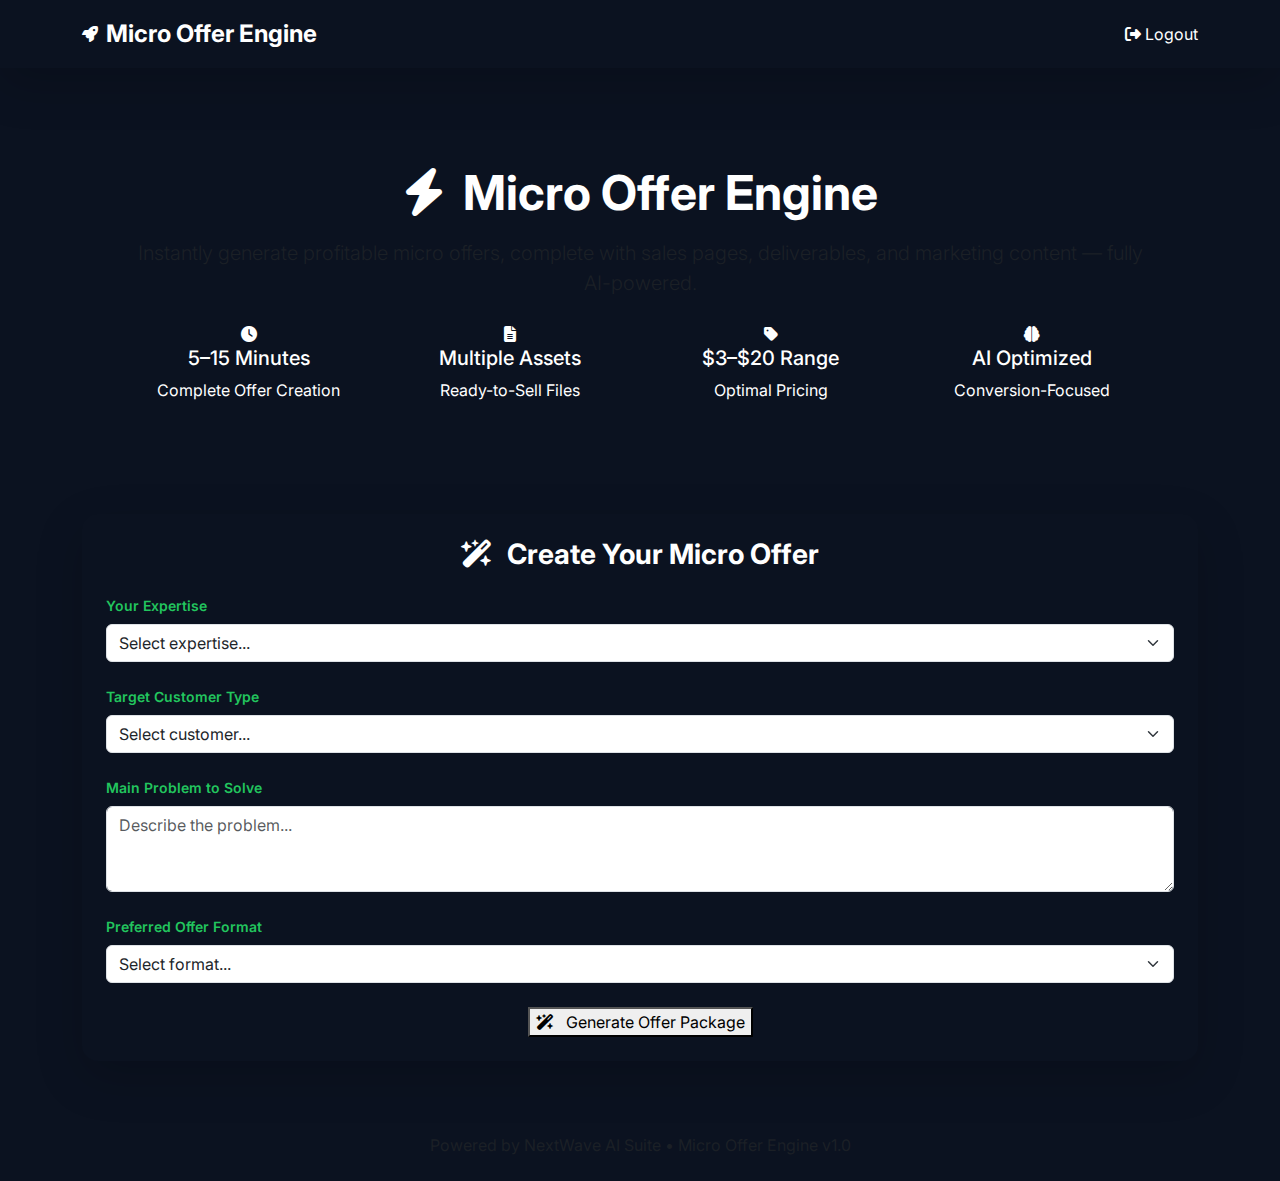
<file: index.html>
<!DOCTYPE html>
<html lang="en">
<head>
    <meta charset="UTF-8" />
    <meta name="viewport" content="width=device-width, initial-scale=1.0" />
    <title>Micro Offer Engine</title>

    <!-- Google Font -->
    <link href="https://fonts.googleapis.com/css2?family=Inter:wght@300;400;500;600;700&display=swap" rel="stylesheet" />

    <!-- Icons -->
    <link href="https://cdnjs.cloudflare.com/ajax/libs/font-awesome/6.5.0/css/all.min.css" rel="stylesheet" />

    <!-- Bootstrap (kept for layout & JS plugins) -->
    <link href="https://cdnjs.cloudflare.com/ajax/libs/bootstrap/5.3.0/css/bootstrap.min.css" rel="stylesheet" />

    <!-- NEXTWAVE THEME -->
    <link href="assets/css/nextwave.css" rel="stylesheet" />
</head>

<body class="nextwave-body">

    <!-- NAVIGATION -->
    <nav class="nextwave-nav shadow-lg">
        <div class="container d-flex justify-content-between align-items-center py-3">
            <div class="d-flex align-items-center nav-brand-glow">
                <i class="fa-solid fa-rocket me-2"></i>
                <span class="fw-bold fs-4">Micro Offer Engine</span>
            </div>

            <div class="text-end nav-logout">
                <i class="fa-solid fa-right-from-bracket"></i>
                <span id="logout" style="cursor:pointer;">Logout</span>
            </div>
        </div>
    </nav>

    <!-- PAGE WRAPPER -->
    <div class="container mt-5">

        <!-- HERO PANEL -->
        <div class="nextwave-glass hero-panel text-center p-5 mb-5">
            <h1 class="fw-bold display-5 text-gradient mb-3">
                <i class="fa-solid fa-bolt me-2"></i>
                Micro Offer Engine
            </h1>

            <p class="lead text-muted mb-4">
                Instantly generate profitable micro offers, complete with sales pages, deliverables, and marketing content — fully AI-powered.
            </p>

            <div class="row mt-4">
                <div class="col-md-3 feature-box">
                    <i class="fa-solid fa-clock"></i>
                    <h5>5–15 Minutes</h5>
                    <p>Complete Offer Creation</p>
                </div>
                <div class="col-md-3 feature-box">
                    <i class="fa-solid fa-file-lines"></i>
                    <h5>Multiple Assets</h5>
                    <p>Ready-to-Sell Files</p>
                </div>
                <div class="col-md-3 feature-box">
                    <i class="fa-solid fa-tag"></i>
                    <h5>$3–$20 Range</h5>
                    <p>Optimal Pricing</p>
                </div>
                <div class="col-md-3 feature-box">
                    <i class="fa-solid fa-brain"></i>
                    <h5>AI Optimized</h5>
                    <p>Conversion-Focused</p>
                </div>
            </div>
        </div>

        <!-- FORM PANEL -->
        <div class="nextwave-glass p-4 rounded-4 shadow-lg">
            <h3 class="text-center text-gradient mb-4 fw-bold">
                <i class="fa-solid fa-wand-magic-sparkles me-2"></i>
                Create Your Micro Offer
            </h3>

            <form id="offerForm" class="needs-validation" novalidate>

                <div class="mb-4">
                    <label class="form-label fw-semibold">Your Expertise</label>
                    <select class="form-select nextwave-input" id="expertise" required>
                        <option value="">Select expertise...</option>
                        <option>Digital Marketing</option>
                        <option>Social Media</option>
                        <option>Copywriting</option>
                        <option>SEO</option>
                        <option>Business Strategy</option>
                        <option>Custom</option>
                    </select>
                </div>

                <div class="mb-4">
                    <label class="form-label fw-semibold">Target Customer Type</label>
                    <select class="form-select nextwave-input" id="targetCustomer" required>
                        <option value="">Select customer...</option>
                        <option>Beginners</option>
                        <option>Freelancers</option>
                        <option>Small Businesses</option>
                        <option>Content Creators</option>
                    </select>
                </div>

                <div class="mb-4">
                    <label class="form-label fw-semibold">Main Problem to Solve</label>
                    <textarea class="form-control nextwave-input" id="mainProblem" rows="3" placeholder="Describe the problem..." required></textarea>
                </div>

                <div class="mb-4">
                    <label class="form-label fw-semibold">Preferred Offer Format</label>
                    <select class="form-select nextwave-input" id="offerFormat" required>
                        <option value="">Select format...</option>
                        <option>Checklist</option>
                        <option>Template</option>
                        <option>Mini Guide</option>
                        <option>Toolkit</option>
                    </select>
                </div>

                <div class="text-center">
                    <button class="nextwave-button" type="submit" id="generateBtn">
                        <i class="fa-solid fa-wand-magic-sparkles me-2"></i>
                        Generate Offer Package
                    </button>
                </div>

            </form>
        </div>

        <!-- RESULTS -->
        <div id="resultsSection" class="mt-5" style="display:none;">
            <div class="nextwave-glass p-4 rounded-4 shadow-lg">
                <h3 class="fw-bold text-success">
                    <i class="fa-solid fa-circle-check me-2"></i>
                    Your Offer Package is Ready!
                </h3>

                <div id="packageContents" class="mt-4">
                    <!-- Placeholder for generated content -->
                    <p><strong>Offer Title:</strong> The Ultimate SEO Checklist for Beginners</p>
                    <p><strong>Format:</strong> Checklist</p>
                    <p><strong>Problem Solved:</strong> Overcoming confusion about initial SEO steps.</p>
                    <p><strong>Price Suggestion:</strong> $7.00</p>
                </div>

                <div class="mt-4 d-flex gap-3">
                    <button class="nextwave-button w-100" id="downloadAllBtn">
                        <i class="fa-solid fa-download me-2"></i>
                        Download All Files
                    </button>

                    <button class="nextwave-button-outline w-100" id="generateNewBtn">
                        <i class="fa-solid fa-plus me-2"></i>
                        Generate New Offer
                    </button>
                </div>
            </div>
        </div>

    </div>

    <!-- FOOTER -->
    <footer class="nextwave-footer mt-5 py-4 text-center">
        <p class="mb-0 text-muted">Powered by NextWave AI Suite • Micro Offer Engine v1.0</p>
    </footer>

    <!-- JS -->
    <script src="https://cdnjs.cloudflare.com/ajax/libs/bootstrap/5.3.0/js/bootstrap.bundle.min.js"></script>
    <script src="https://cdnjs.cloudflare.com/ajax/libs/jquery/3.7.1/jquery.min.js"></script>
    <script src="assets/js/script.js"></script>

    <script>
        // Simple logout handler (can be replaced by Supabase Auth logic)
        $('#logout').click(() => {
            alert('Logout functionality would be handled here (e.g., redirect to logout.php or call Supabase sign-out).');
            // window.location.href = "logout.php";
        });
    </script>

</body>
</html>
</file>
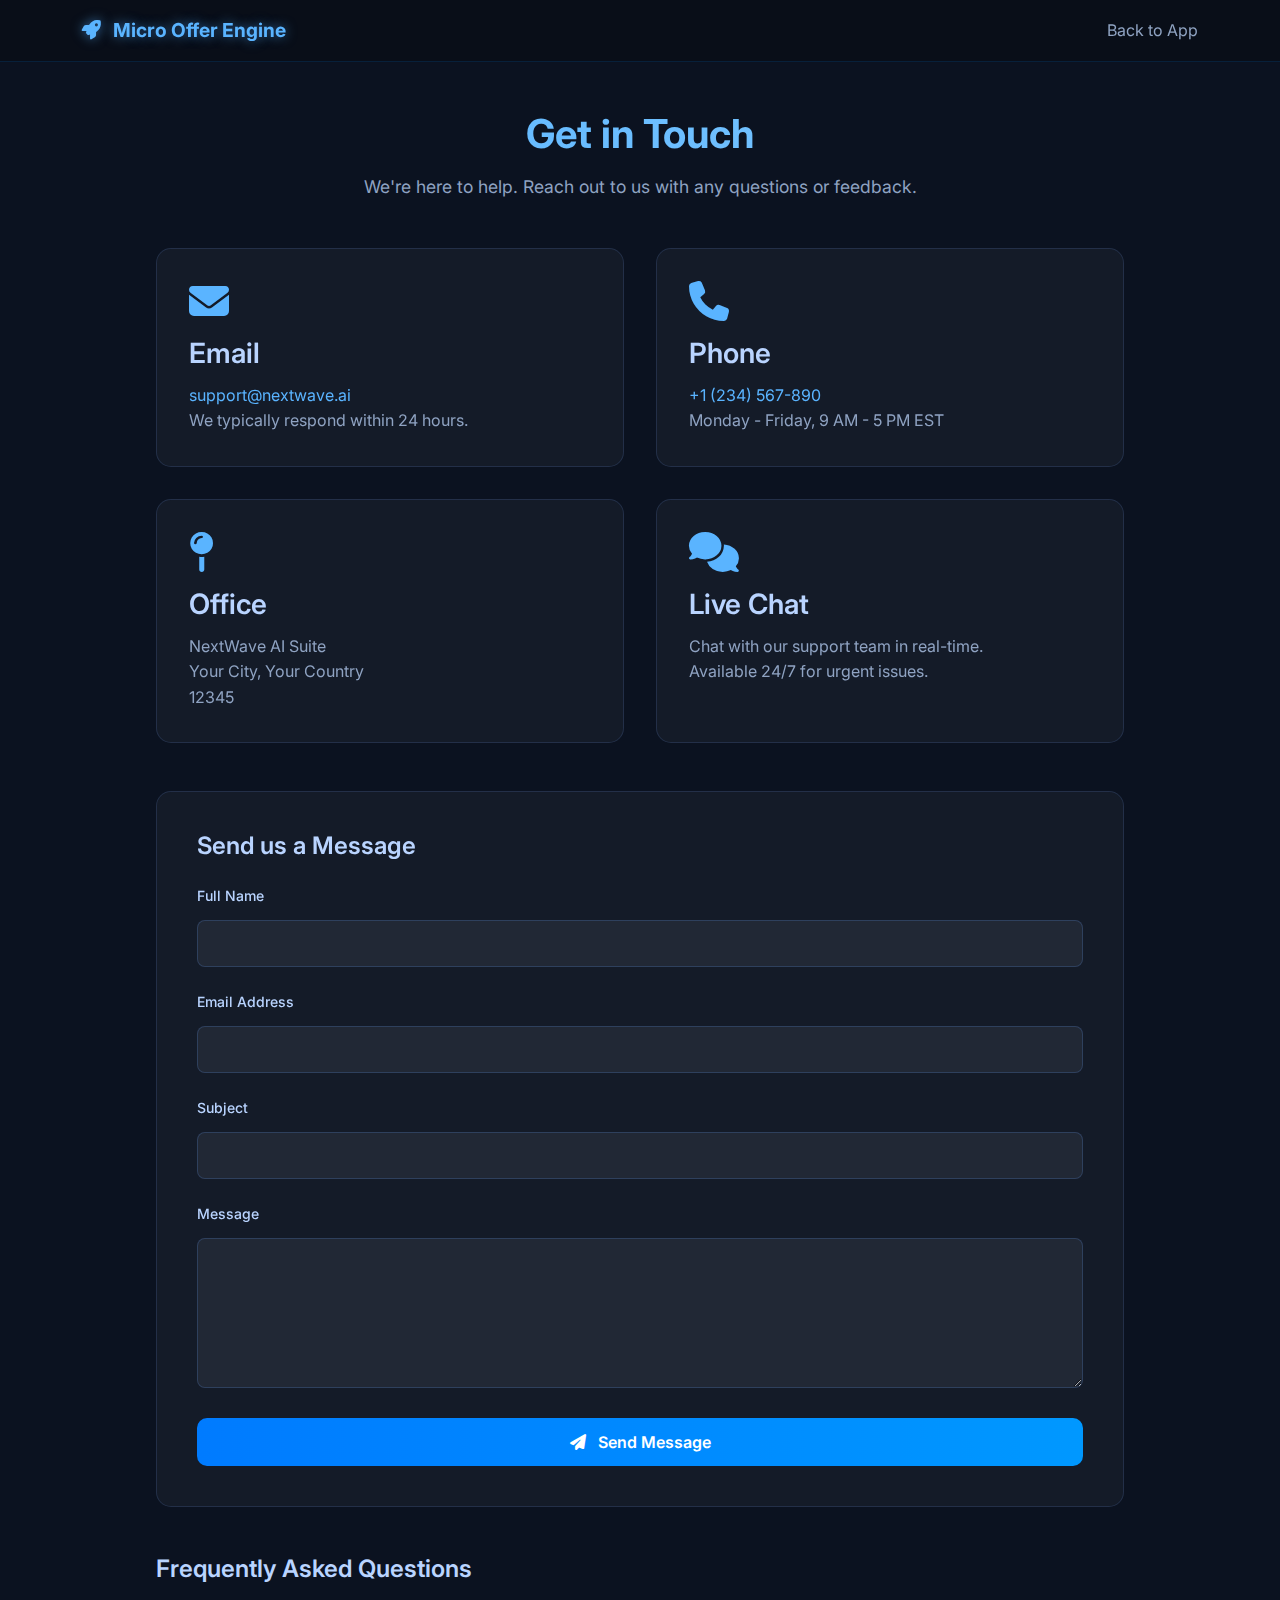
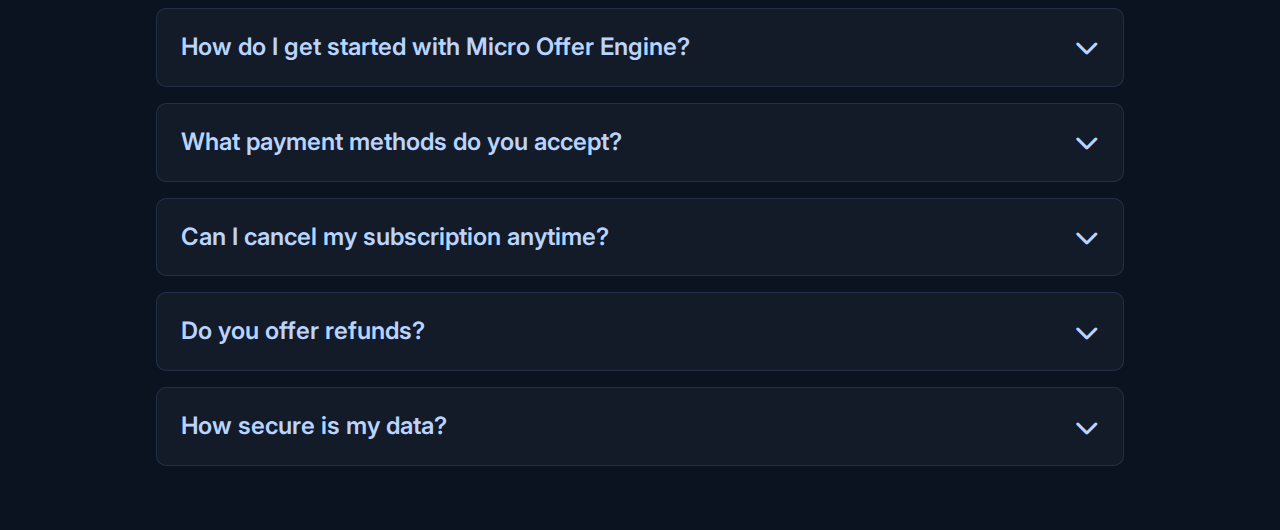
<file: contact.html>
<!DOCTYPE html>
<html lang="en">
<head>
    <meta charset="UTF-8" />
    <meta name="viewport" content="width=device-width, initial-scale=1.0" />
    <title>Contact Us - Micro Offer Engine</title>

    <!-- Google Font -->
    <link href="https://fonts.googleapis.com/css2?family=Inter:wght@300;400;500;600;700&display=swap" rel="stylesheet" />

    <!-- Icons -->
    <link href="https://cdnjs.cloudflare.com/ajax/libs/font-awesome/6.5.0/css/all.min.css" rel="stylesheet" />

    <!-- Bootstrap -->
    <link href="https://cdnjs.cloudflare.com/ajax/libs/bootstrap/5.3.0/css/bootstrap.min.css" rel="stylesheet" />

    <!-- NEXTWAVE THEME -->
    <link href="assets/css/nextwave.css" rel="stylesheet" />

    <style>
        .contact-nav {
            background: rgba(10, 14, 22, 0.75);
            backdrop-filter: blur(12px);
            border-bottom: 1px solid rgba(0, 140, 255, 0.15);
            padding: 1rem 0;
        }

        .contact-nav-brand {
            color: #5ab4ff;
            text-shadow: 0 0 12px rgba(80, 170, 255, 0.6);
            font-weight: 700;
            font-size: 1.2rem;
        }

        .contact-container {
            max-width: 1000px;
            margin: 0 auto;
            padding: 3rem 1rem;
        }

        .contact-header {
            text-align: center;
            margin-bottom: 3rem;
        }

        .contact-header h1 {
            font-size: 2.5rem;
            font-weight: 700;
            background: linear-gradient(90deg, #5ab4ff, #7cc7ff);
            -webkit-background-clip: text;
            color: transparent;
            margin-bottom: 1rem;
        }

        .contact-header p {
            color: #8fa3c2;
            font-size: 1.1rem;
        }

        .contact-grid {
            display: grid;
            grid-template-columns: 1fr 1fr;
            gap: 2rem;
            margin-bottom: 3rem;
        }

        .contact-info-card {
            background: rgba(255, 255, 255, 0.04);
            border: 1px solid rgba(120, 170, 255, 0.15);
            border-radius: 15px;
            padding: 2rem;
            backdrop-filter: blur(18px);
        }

        .contact-info-card i {
            font-size: 2.5rem;
            color: #5ab4ff;
            margin-bottom: 1rem;
        }

        .contact-info-card h3 {
            color: #b9d4ff;
            font-weight: 600;
            margin-bottom: 0.75rem;
        }

        .contact-info-card p {
            color: #8fa3c2;
            margin: 0;
            line-height: 1.6;
        }

        .contact-info-card a {
            color: #5ab4ff;
            text-decoration: none;
        }

        .contact-info-card a:hover {
            text-decoration: underline;
        }

        .contact-form-section {
            background: rgba(255, 255, 255, 0.04);
            border: 1px solid rgba(120, 170, 255, 0.15);
            border-radius: 15px;
            padding: 2.5rem;
            backdrop-filter: blur(18px);
        }

        .contact-form-section h2 {
            color: #b9d4ff;
            font-weight: 600;
            font-size: 1.5rem;
            margin-bottom: 1.5rem;
        }

        .form-group-contact {
            margin-bottom: 1.5rem;
        }

        .form-group-contact label {
            color: #b9d4ff;
            font-weight: 500;
            margin-bottom: 0.5rem;
        }

        .form-group-contact input,
        .form-group-contact textarea {
            background: rgba(255, 255, 255, 0.06);
            border: 1px solid rgba(100, 160, 255, 0.2);
            color: #e8eef7;
            padding: 0.75rem;
            border-radius: 8px;
            font-family: inherit;
        }

        .form-group-contact input:focus,
        .form-group-contact textarea:focus {
            box-shadow: 0 0 0 2px rgba(80, 150, 255, 0.4);
            border-color: #5ab4ff;
            outline: none;
        }

        .form-group-contact textarea {
            resize: vertical;
            min-height: 150px;
        }

        .contact-button {
            background: linear-gradient(90deg, #007bff, #0098ff);
            color: white;
            border: none;
            padding: 12px 30px;
            border-radius: 10px;
            font-weight: 600;
            cursor: pointer;
            transition: 0.3s;
            width: 100%;
        }

        .contact-button:hover {
            box-shadow: 0 0 25px rgba(0, 152, 255, 0.65);
            transform: translateY(-2px);
        }

        .faq-section {
            margin-top: 3rem;
        }

        .faq-section h2 {
            color: #b9d4ff;
            font-weight: 600;
            font-size: 1.5rem;
            margin-bottom: 1.5rem;
        }

        .faq-item {
            background: rgba(255, 255, 255, 0.04);
            border: 1px solid rgba(120, 170, 255, 0.15);
            border-radius: 10px;
            padding: 1.5rem;
            margin-bottom: 1rem;
            cursor: pointer;
            transition: 0.3s;
        }

        .faq-item:hover {
            background: rgba(255, 255, 255, 0.06);
        }

        .faq-item h4 {
            color: #b9d4ff;
            font-weight: 600;
            margin: 0;
            display: flex;
            justify-content: space-between;
            align-items: center;
        }

        .faq-item p {
            color: #8fa3c2;
            margin: 1rem 0 0 0;
            display: none;
            line-height: 1.6;
        }

        .faq-item.active p {
            display: block;
        }

        @media (max-width: 768px) {
            .contact-grid {
                grid-template-columns: 1fr;
            }
        }
    </style>
</head>

<body class="nextwave-body">

    <!-- NAVIGATION -->
    <nav class="contact-nav">
        <div class="container d-flex justify-content-between align-items-center">
            <div class="contact-nav-brand">
                <i class="fa-solid fa-rocket me-2"></i>
                Micro Offer Engine
            </div>
            <div>
                <a href="index.html" style="color: #8fa3c2; text-decoration: none; margin-left: 2rem;">Back to App</a>
            </div>
        </div>
    </nav>

    <!-- CONTENT -->
    <div class="contact-container">
        <div class="contact-header">
            <h1>Get in Touch</h1>
            <p>We're here to help. Reach out to us with any questions or feedback.</p>
        </div>

        <!-- Contact Info Cards -->
        <div class="contact-grid">
            <div class="contact-info-card">
                <i class="fa-solid fa-envelope"></i>
                <h3>Email</h3>
                <p>
                    <a href="mailto:support@nextwave.ai">support@nextwave.ai</a><br>
                    We typically respond within 24 hours.
                </p>
            </div>

            <div class="contact-info-card">
                <i class="fa-solid fa-phone"></i>
                <h3>Phone</h3>
                <p>
                    <a href="tel:+1234567890">+1 (234) 567-890</a><br>
                    Monday - Friday, 9 AM - 5 PM EST
                </p>
            </div>

            <div class="contact-info-card">
                <i class="fa-solid fa-map-pin"></i>
                <h3>Office</h3>
                <p>
                    NextWave AI Suite<br>
                    Your City, Your Country<br>
                    12345
                </p>
            </div>

            <div class="contact-info-card">
                <i class="fa-solid fa-comments"></i>
                <h3>Live Chat</h3>
                <p>
                    Chat with our support team in real-time.<br>
                    Available 24/7 for urgent issues.
                </p>
            </div>
        </div>

        <!-- Contact Form -->
        <div class="contact-form-section">
            <h2>Send us a Message</h2>
            <form id="contactForm">
                <div class="form-group-contact">
                    <label for="name">Full Name</label>
                    <input type="text" id="name" name="name" required />
                </div>

                <div class="form-group-contact">
                    <label for="email">Email Address</label>
                    <input type="email" id="email" name="email" required />
                </div>

                <div class="form-group-contact">
                    <label for="subject">Subject</label>
                    <input type="text" id="subject" name="subject" required />
                </div>

                <div class="form-group-contact">
                    <label for="message">Message</label>
                    <textarea id="message" name="message" required></textarea>
                </div>

                <button type="submit" class="contact-button">
                    <i class="fa-solid fa-paper-plane me-2"></i>
                    Send Message
                </button>
            </form>
        </div>

        <!-- FAQ Section -->
        <div class="faq-section">
            <h2>Frequently Asked Questions</h2>

            <div class="faq-item">
                <h4>
                    <span>How do I get started with Micro Offer Engine?</span>
                    <i class="fa-solid fa-chevron-down"></i>
                </h4>
                <p>
                    Simply sign up for an account, complete your profile, and you're ready to start creating micro offers. Our onboarding guide will walk you through the process step by step.
                </p>
            </div>

            <div class="faq-item">
                <h4>
                    <span>What payment methods do you accept?</span>
                    <i class="fa-solid fa-chevron-down"></i>
                </h4>
                <p>
                    We accept all major credit cards, PayPal, and bank transfers. All payments are processed securely through our Stripe integration.
                </p>
            </div>

            <div class="faq-item">
                <h4>
                    <span>Can I cancel my subscription anytime?</span>
                    <i class="fa-solid fa-chevron-down"></i>
                </h4>
                <p>
                    Yes, you can cancel your subscription at any time from your account settings. Your access will continue until the end of your billing period.
                </p>
            </div>

            <div class="faq-item">
                <h4>
                    <span>Do you offer refunds?</span>
                    <i class="fa-solid fa-chevron-down"></i>
                </h4>
                <p>
                    We offer a 30-day money-back guarantee if you're not satisfied with our service. No questions asked. Contact our support team to initiate a refund.
                </p>
            </div>

            <div class="faq-item">
                <h4>
                    <span>How secure is my data?</span>
                    <i class="fa-solid fa-chevron-down"></i>
                </h4>
                <p>
                    We use enterprise-grade security with Supabase PostgreSQL, SSL encryption, and regular security audits. Your data is backed up daily and protected against unauthorized access.
                </p>
            </div>
        </div>
    </div>

    <!-- JS -->
    <script src="https://cdnjs.cloudflare.com/ajax/libs/bootstrap/5.3.0/js/bootstrap.bundle.min.js"></script>
    <script src="https://cdnjs.cloudflare.com/ajax/libs/jquery/3.7.1/jquery.min.js"></script>

    <script>
        // Contact form submission
        $('#contactForm').on('submit', function(e) {
            e.preventDefault();
            alert('Thank you for your message! We will get back to you soon.');
            this.reset();
        });

        // FAQ accordion
        $('.faq-item h4').on('click', function() {
            $(this).closest('.faq-item').toggleClass('active');
        });
    </script>

</body>
</html>
</file>
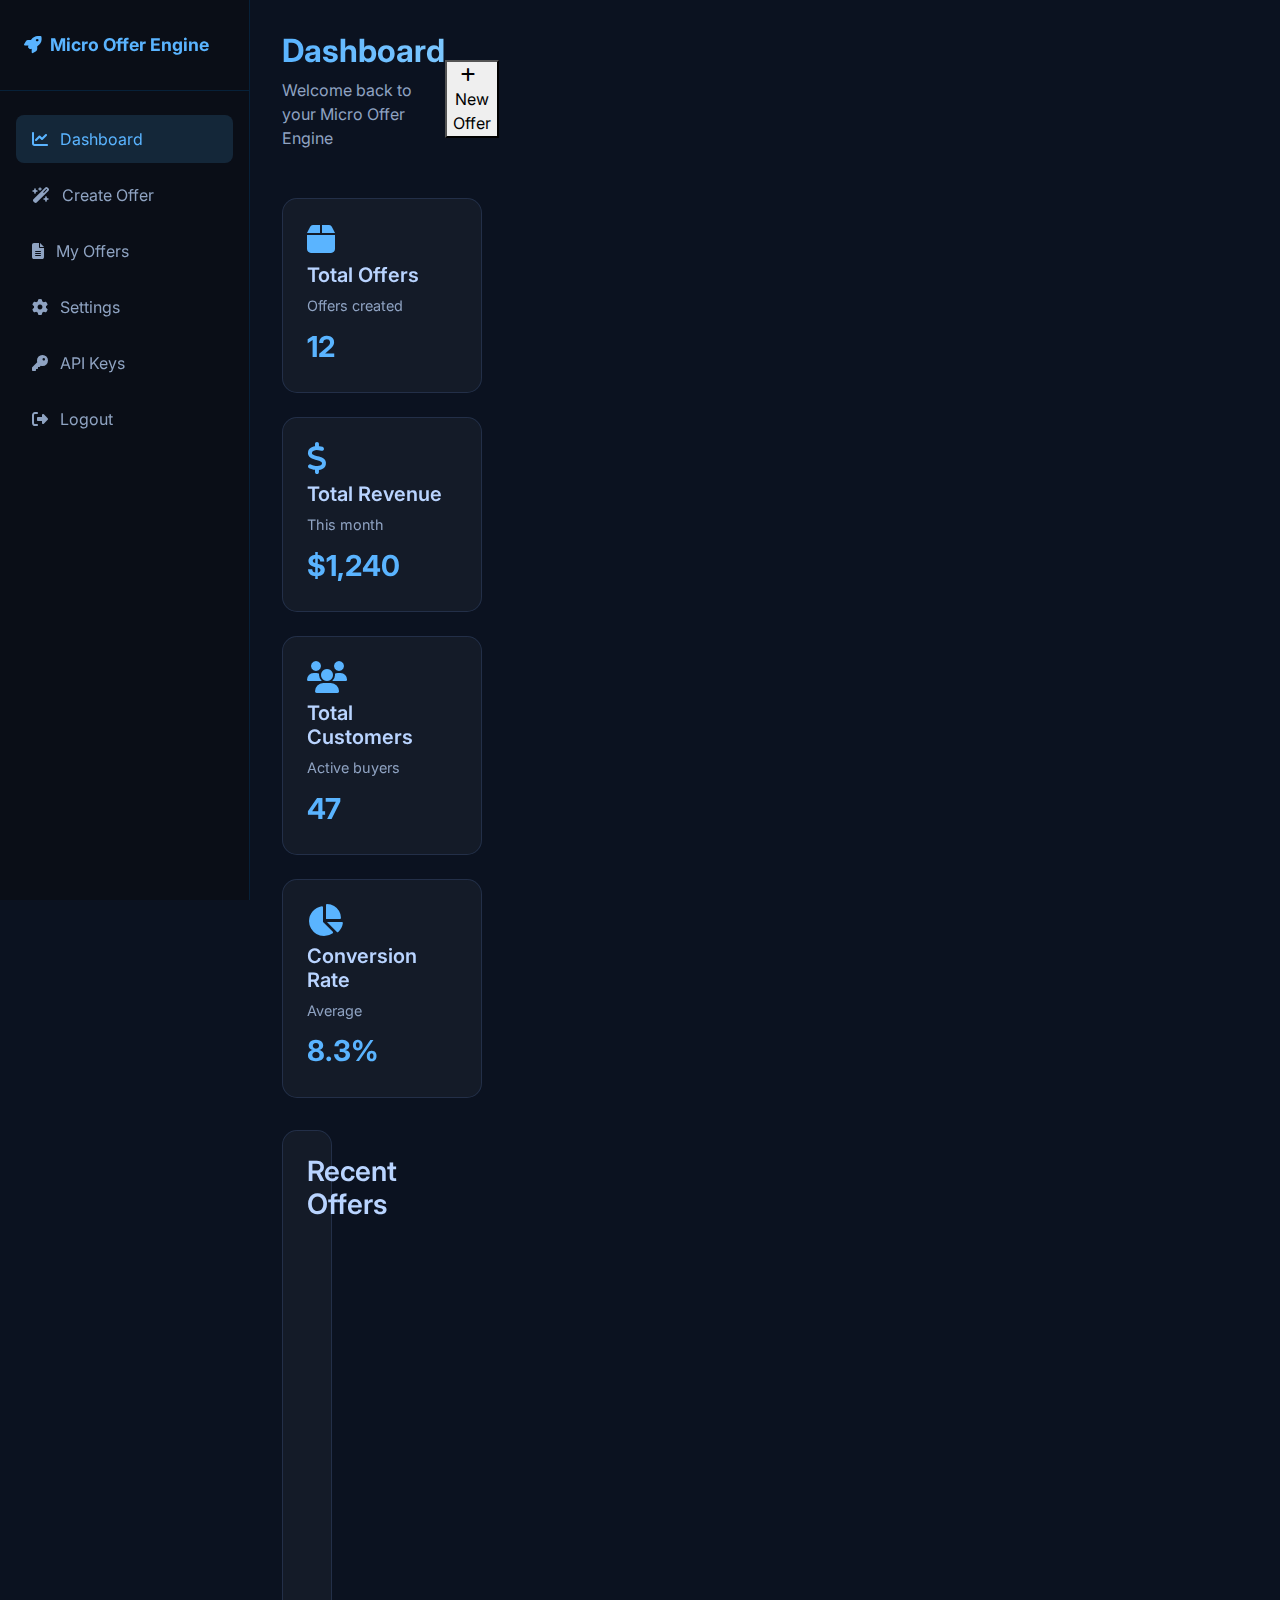
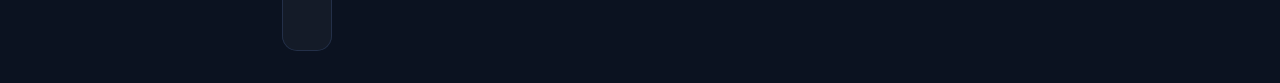
<file: dashboard.html>
<!DOCTYPE html>
<html lang="en">
<head>
    <meta charset="UTF-8" />
    <meta name="viewport" content="width=device-width, initial-scale=1.0" />
    <title>Dashboard - Micro Offer Engine</title>

    <!-- Google Font -->
    <link href="https://fonts.googleapis.com/css2?family=Inter:wght@300;400;500;600;700&display=swap" rel="stylesheet" />

    <!-- Icons -->
    <link href="https://cdnjs.cloudflare.com/ajax/libs/font-awesome/6.5.0/css/all.min.css" rel="stylesheet" />

    <!-- Bootstrap -->
    <link href="https://cdnjs.cloudflare.com/ajax/libs/bootstrap/5.3.0/css/bootstrap.min.css" rel="stylesheet" />

    <!-- NEXTWAVE THEME -->
    <link href="assets/css/nextwave.css" rel="stylesheet" />

    <style>
        .dashboard-layout {
            display: grid;
            grid-template-columns: 250px 1fr;
            min-height: 100vh;
            gap: 0;
        }

        .sidebar {
            background: rgba(10, 14, 22, 0.9);
            border-right: 1px solid rgba(0, 140, 255, 0.15);
            padding: 2rem 0;
            position: fixed;
            width: 250px;
            height: 100vh;
            overflow-y: auto;
        }

        .sidebar-brand {
            padding: 0 1.5rem 2rem;
            border-bottom: 1px solid rgba(0, 140, 255, 0.15);
            margin-bottom: 1.5rem;
        }

        .sidebar-brand a {
            color: #5ab4ff;
            text-decoration: none;
            font-weight: 700;
            font-size: 1.1rem;
            display: flex;
            align-items: center;
            gap: 0.5rem;
        }

        .sidebar-menu {
            list-style: none;
            padding: 0 1rem;
        }

        .sidebar-menu li {
            margin-bottom: 0.5rem;
        }

        .sidebar-menu a {
            color: #8fa3c2;
            text-decoration: none;
            padding: 0.75rem 1rem;
            border-radius: 8px;
            display: flex;
            align-items: center;
            gap: 0.75rem;
            transition: 0.2s;
        }

        .sidebar-menu a:hover,
        .sidebar-menu a.active {
            background: rgba(90, 180, 255, 0.15);
            color: #5ab4ff;
        }

        .main-content {
            margin-left: 250px;
            padding: 2rem;
        }

        .dashboard-header {
            display: flex;
            justify-content: space-between;
            align-items: center;
            margin-bottom: 2rem;
        }

        .dashboard-header h1 {
            font-size: 2rem;
            font-weight: 700;
            background: linear-gradient(90deg, #5ab4ff, #7cc7ff);
            -webkit-background-clip: text;
            color: transparent;
        }

        .dashboard-stats {
            display: grid;
            grid-template-columns: repeat(auto-fit, minmax(200px, 1fr));
            gap: 1.5rem;
            margin-bottom: 2rem;
        }

        .stat-card {
            background: rgba(255, 255, 255, 0.04);
            border: 1px solid rgba(120, 170, 255, 0.15);
            border-radius: 15px;
            padding: 1.5rem;
            backdrop-filter: blur(18px);
        }

        .stat-card i {
            font-size: 2rem;
            color: #5ab4ff;
            margin-bottom: 0.5rem;
        }

        .stat-card h5 {
            color: #b9d4ff;
            font-weight: 600;
            margin-bottom: 0.5rem;
        }

        .stat-card p {
            color: #8fa3c2;
            font-size: 0.9rem;
            margin: 0;
        }

        .stat-value {
            font-size: 1.8rem;
            font-weight: 700;
            color: #5ab4ff;
            margin-top: 0.5rem;
        }

        .offers-table {
            background: rgba(255, 255, 255, 0.04);
            border: 1px solid rgba(120, 170, 255, 0.15);
            border-radius: 15px;
            padding: 1.5rem;
            backdrop-filter: blur(18px);
        }

        .offers-table h3 {
            color: #b9d4ff;
            font-weight: 600;
            margin-bottom: 1.5rem;
        }

        .table {
            color: #e4e8f0;
            margin-bottom: 0;
        }

        .table thead {
            border-bottom: 1px solid rgba(120, 170, 255, 0.15);
        }

        .table th {
            color: #8fa3c2;
            font-weight: 600;
            border: none;
        }

        .table td {
            border: none;
            padding: 1rem;
            border-bottom: 1px solid rgba(120, 170, 255, 0.08);
        }

        .badge-success {
            background: rgba(34, 197, 94, 0.2);
            color: #22c55e;
            padding: 0.25rem 0.75rem;
            border-radius: 20px;
            font-size: 0.85rem;
        }

        @media (max-width: 768px) {
            .dashboard-layout {
                grid-template-columns: 1fr;
            }

            .sidebar {
                position: relative;
                width: 100%;
                height: auto;
            }

            .main-content {
                margin-left: 0;
            }
        }
    </style>
</head>

<body class="nextwave-body">

    <div class="dashboard-layout">
        <!-- SIDEBAR -->
        <aside class="sidebar">
            <div class="sidebar-brand">
                <a href="index.html">
                    <i class="fa-solid fa-rocket"></i>
                    Micro Offer Engine
                </a>
            </div>

            <ul class="sidebar-menu">
                <li><a href="dashboard.html" class="active"><i class="fa-solid fa-chart-line"></i> Dashboard</a></li>
                <li><a href="index.html"><i class="fa-solid fa-wand-magic-sparkles"></i> Create Offer</a></li>
                <li><a href="#"><i class="fa-solid fa-file-lines"></i> My Offers</a></li>
                <li><a href="#"><i class="fa-solid fa-cog"></i> Settings</a></li>
                <li><a href="#"><i class="fa-solid fa-key"></i> API Keys</a></li>
                <li><a href="login.html"><i class="fa-solid fa-right-from-bracket"></i> Logout</a></li>
            </ul>
        </aside>

        <!-- MAIN CONTENT -->
        <main class="main-content">
            <!-- Header -->
            <div class="dashboard-header">
                <div>
                    <h1>Dashboard</h1>
                    <p style="color: #8fa3c2; margin-top: 0.5rem;">Welcome back to your Micro Offer Engine</p>
                </div>
                <button class="nextwave-button">
                    <i class="fa-solid fa-plus me-2"></i>
                    New Offer
                </button>
            </div>

            <!-- Stats -->
            <div class="dashboard-stats">
                <div class="stat-card">
                    <i class="fa-solid fa-box"></i>
                    <h5>Total Offers</h5>
                    <p>Offers created</p>
                    <div class="stat-value">12</div>
                </div>

                <div class="stat-card">
                    <i class="fa-solid fa-dollar-sign"></i>
                    <h5>Total Revenue</h5>
                    <p>This month</p>
                    <div class="stat-value">$1,240</div>
                </div>

                <div class="stat-card">
                    <i class="fa-solid fa-users"></i>
                    <h5>Total Customers</h5>
                    <p>Active buyers</p>
                    <div class="stat-value">47</div>
                </div>

                <div class="stat-card">
                    <i class="fa-solid fa-chart-pie"></i>
                    <h5>Conversion Rate</h5>
                    <p>Average</p>
                    <div class="stat-value">8.3%</div>
                </div>
            </div>

            <!-- Recent Offers Table -->
            <div class="offers-table">
                <h3>Recent Offers</h3>
                <div style="overflow-x: auto;">
                    <table class="table">
                        <thead>
                            <tr>
                                <th>Offer Title</th>
                                <th>Format</th>
                                <th>Price</th>
                                <th>Sales</th>
                                <th>Status</th>
                                <th>Action</th>
                            </tr>
                        </thead>
                        <tbody>
                            <tr>
                                <td>SEO Checklist for Beginners</td>
                                <td>Checklist</td>
                                <td>$7.00</td>
                                <td>23</td>
                                <td><span class="badge-success">Active</span></td>
                                <td><a href="#" style="color: #5ab4ff;">View</a></td>
                            </tr>
                            <tr>
                                <td>Email Marketing Template</td>
                                <td>Template</td>
                                <td>$12.00</td>
                                <td>15</td>
                                <td><span class="badge-success">Active</span></td>
                                <td><a href="#" style="color: #5ab4ff;">View</a></td>
                            </tr>
                            <tr>
                                <td>Content Strategy Guide</td>
                                <td>Mini Guide</td>
                                <td>$15.00</td>
                                <td>9</td>
                                <td><span class="badge-success">Active</span></td>
                                <td><a href="#" style="color: #5ab4ff;">View</a></td>
                            </tr>
                        </tbody>
                    </table>
                </div>
            </div>
        </main>
    </div>

    <!-- JS -->
    <script src="https://cdnjs.cloudflare.com/ajax/libs/bootstrap/5.3.0/js/bootstrap.bundle.min.js"></script>
    <script src="https://cdnjs.cloudflare.com/ajax/libs/jquery/3.7.1/jquery.min.js"></script>

</body>
</html>
</file>
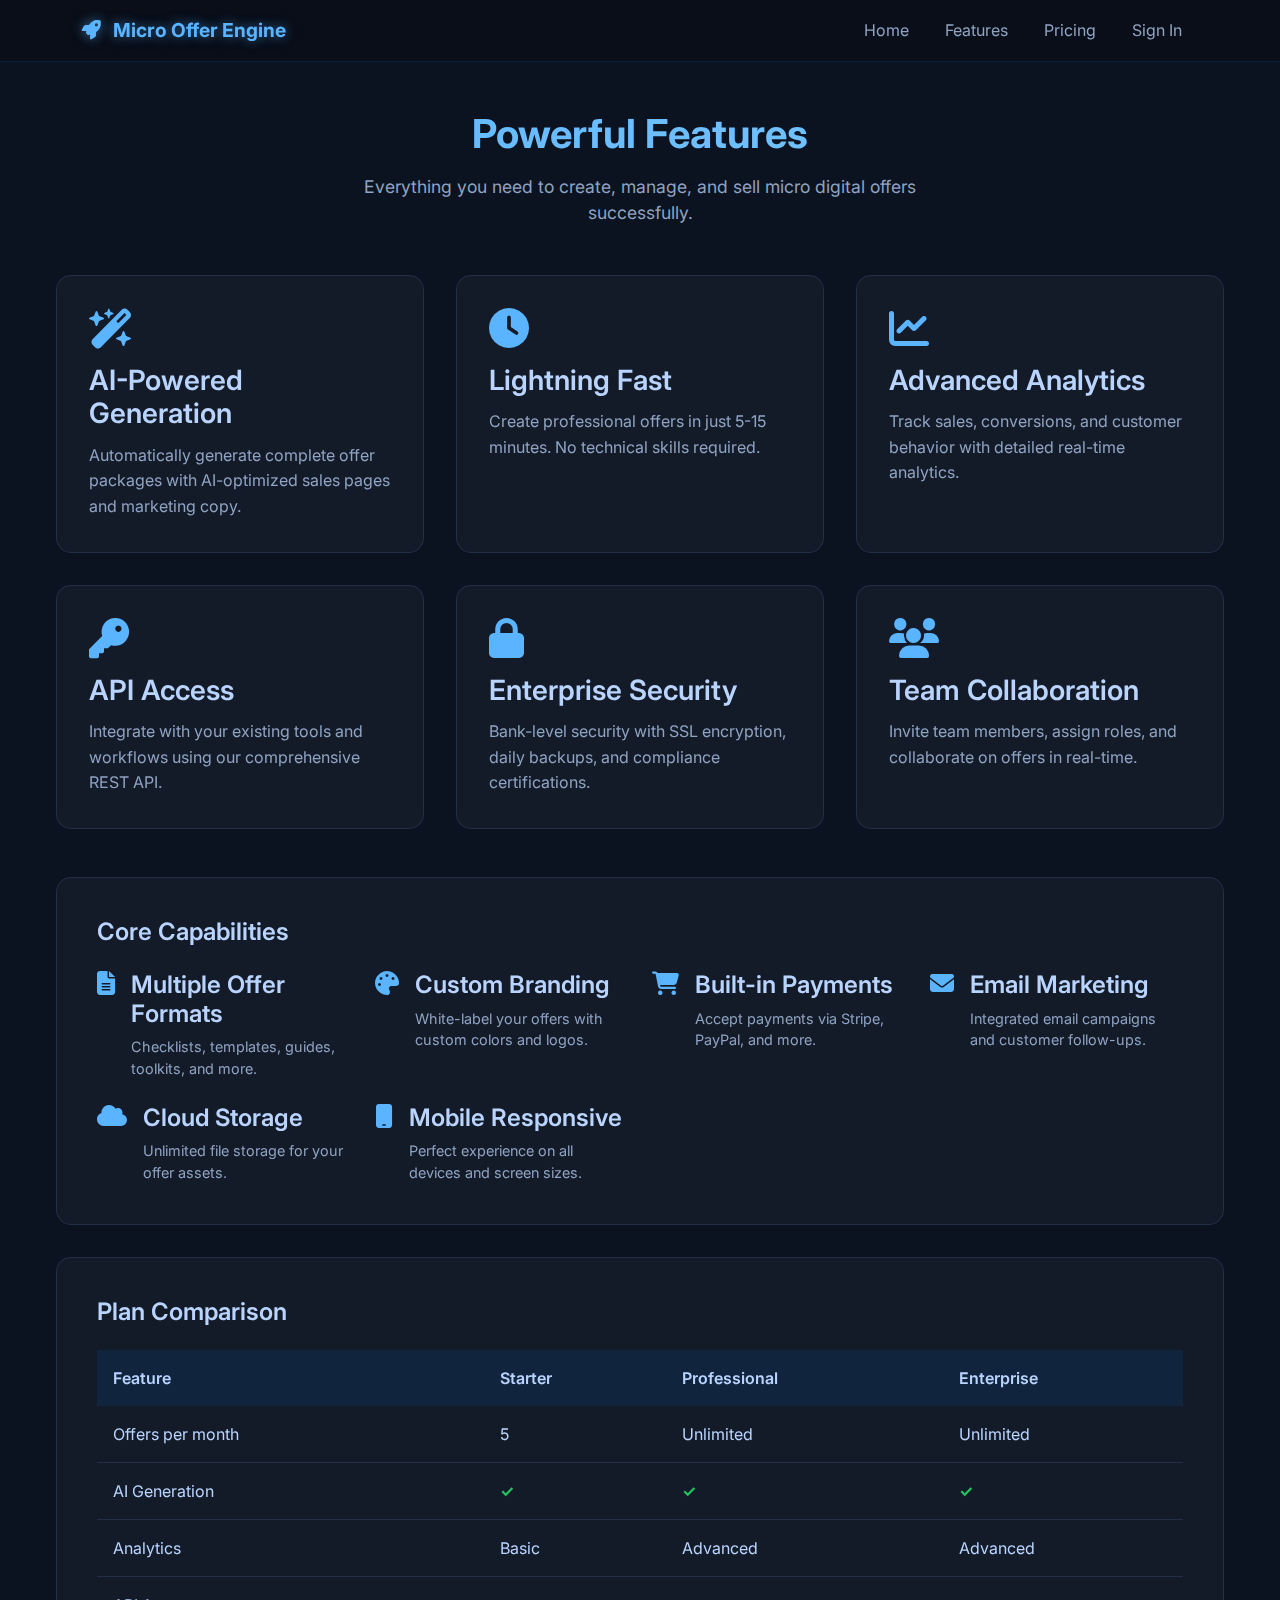
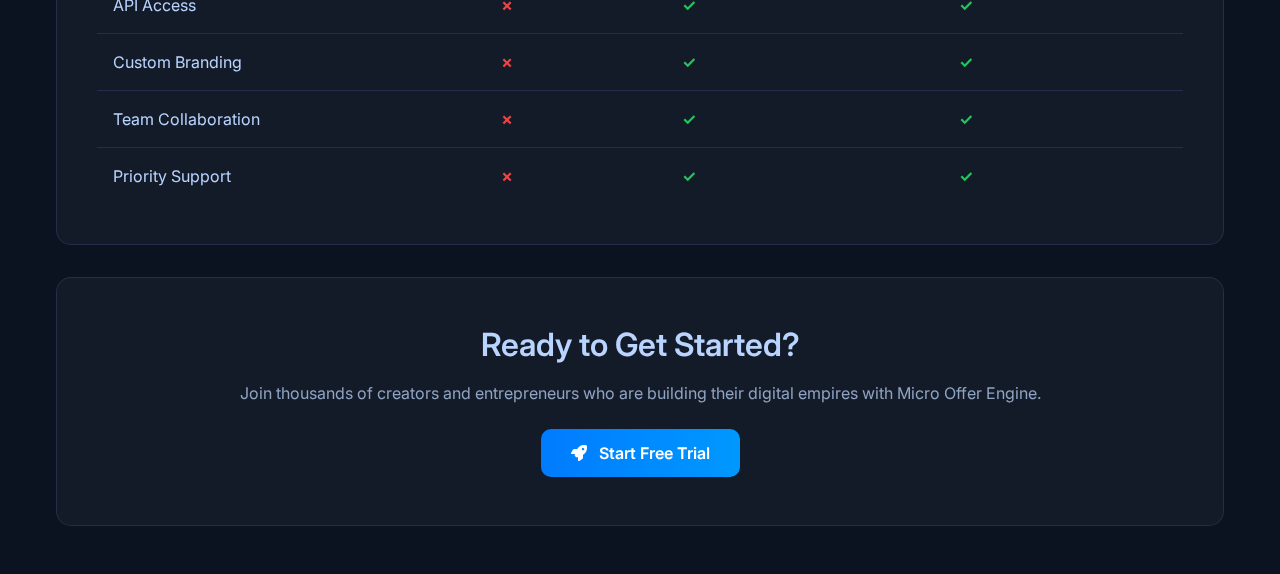
<file: features.html>
<!DOCTYPE html>
<html lang="en">
<head>
    <meta charset="UTF-8" />
    <meta name="viewport" content="width=device-width, initial-scale=1.0" />
    <title>Features - Micro Offer Engine</title>

    <!-- Google Font -->
    <link href="https://fonts.googleapis.com/css2?family=Inter:wght@300;400;500;600;700&display=swap" rel="stylesheet" />

    <!-- Icons -->
    <link href="https://cdnjs.cloudflare.com/ajax/libs/font-awesome/6.5.0/css/all.min.css" rel="stylesheet" />

    <!-- Bootstrap -->
    <link href="https://cdnjs.cloudflare.com/ajax/libs/bootstrap/5.3.0/css/bootstrap.min.css" rel="stylesheet" />

    <!-- NEXTWAVE THEME -->
    <link href="assets/css/nextwave.css" rel="stylesheet" />

    <style>
        .features-nav {
            background: rgba(10, 14, 22, 0.75);
            backdrop-filter: blur(12px);
            border-bottom: 1px solid rgba(0, 140, 255, 0.15);
            padding: 1rem 0;
        }

        .features-nav-brand {
            color: #5ab4ff;
            text-shadow: 0 0 12px rgba(80, 170, 255, 0.6);
            font-weight: 700;
            font-size: 1.2rem;
        }

        .features-nav-links a {
            color: #8fa3c2;
            text-decoration: none;
            margin: 0 1rem;
            transition: 0.2s;
        }

        .features-nav-links a:hover {
            color: #5ab4ff;
        }

        .features-container {
            max-width: 1200px;
            margin: 0 auto;
            padding: 3rem 1rem;
        }

        .features-header {
            text-align: center;
            margin-bottom: 3rem;
        }

        .features-header h1 {
            font-size: 2.5rem;
            font-weight: 700;
            background: linear-gradient(90deg, #5ab4ff, #7cc7ff);
            -webkit-background-clip: text;
            color: transparent;
            margin-bottom: 1rem;
        }

        .features-header p {
            color: #8fa3c2;
            font-size: 1.1rem;
            max-width: 600px;
            margin: 0 auto;
        }

        .features-grid {
            display: grid;
            grid-template-columns: repeat(auto-fit, minmax(300px, 1fr));
            gap: 2rem;
            margin-bottom: 3rem;
        }

        .feature-card {
            background: rgba(255, 255, 255, 0.04);
            border: 1px solid rgba(120, 170, 255, 0.15);
            border-radius: 15px;
            padding: 2rem;
            backdrop-filter: blur(18px);
            transition: 0.3s;
        }

        .feature-card:hover {
            transform: translateY(-5px);
            border-color: rgba(120, 170, 255, 0.3);
        }

        .feature-card i {
            font-size: 2.5rem;
            color: #5ab4ff;
            margin-bottom: 1rem;
        }

        .feature-card h3 {
            color: #b9d4ff;
            font-weight: 600;
            margin-bottom: 0.75rem;
        }

        .feature-card p {
            color: #8fa3c2;
            line-height: 1.6;
            margin: 0;
        }

        .features-section {
            background: rgba(255, 255, 255, 0.04);
            border: 1px solid rgba(120, 170, 255, 0.15);
            border-radius: 15px;
            padding: 2.5rem;
            backdrop-filter: blur(18px);
            margin-bottom: 2rem;
        }

        .features-section h2 {
            color: #b9d4ff;
            font-weight: 600;
            font-size: 1.5rem;
            margin-bottom: 1.5rem;
        }

        .features-list {
            display: grid;
            grid-template-columns: repeat(auto-fit, minmax(250px, 1fr));
            gap: 1.5rem;
        }

        .feature-item {
            display: flex;
            gap: 1rem;
        }

        .feature-item i {
            color: #5ab4ff;
            font-size: 1.5rem;
            flex-shrink: 0;
        }

        .feature-item h4 {
            color: #b9d4ff;
            font-weight: 600;
            margin-bottom: 0.5rem;
        }

        .feature-item p {
            color: #8fa3c2;
            font-size: 0.9rem;
            margin: 0;
            line-height: 1.5;
        }

        .comparison-table {
            width: 100%;
            border-collapse: collapse;
            margin-top: 1.5rem;
        }

        .comparison-table th,
        .comparison-table td {
            padding: 1rem;
            border-bottom: 1px solid rgba(120, 170, 255, 0.15);
            text-align: left;
        }

        .comparison-table th {
            background: rgba(0, 132, 255, 0.1);
            color: #b9d4ff;
            font-weight: 600;
        }

        .comparison-table td {
            color: #b9d4ff;
        }

        .comparison-table tr:last-child th,
        .comparison-table tr:last-child td {
            border-bottom: none;
        }

        .check-icon {
            color: #22c55e;
            font-weight: bold;
        }

        .close-icon {
            color: #ef4444;
            font-weight: bold;
        }

        .cta-section {
            text-align: center;
            padding: 3rem;
            background: rgba(255, 255, 255, 0.04);
            border: 1px solid rgba(120, 170, 255, 0.15);
            border-radius: 15px;
            backdrop-filter: blur(18px);
        }

        .cta-section h2 {
            color: #b9d4ff;
            font-weight: 600;
            margin-bottom: 1rem;
        }

        .cta-section p {
            color: #8fa3c2;
            margin-bottom: 1.5rem;
        }

        .cta-button {
            background: linear-gradient(90deg, #007bff, #0098ff);
            color: white;
            padding: 12px 30px;
            border-radius: 10px;
            text-decoration: none;
            font-weight: 600;
            transition: 0.3s;
            display: inline-block;
            border: none;
            cursor: pointer;
        }

        .cta-button:hover {
            box-shadow: 0 0 25px rgba(0, 152, 255, 0.65);
            transform: translateY(-2px);
            color: white;
        }
    </style>
</head>

<body class="nextwave-body">

    <!-- NAVIGATION -->
    <nav class="features-nav">
        <div class="container d-flex justify-content-between align-items-center">
            <div class="features-nav-brand">
                <i class="fa-solid fa-rocket me-2"></i>
                Micro Offer Engine
            </div>
            <div class="features-nav-links">
                <a href="sales.html">Home</a>
                <a href="features.html">Features</a>
                <a href="pricing.html">Pricing</a>
                <a href="login.html">Sign In</a>
            </div>
        </div>
    </nav>

    <!-- CONTENT -->
    <div class="features-container">
        <div class="features-header">
            <h1>Powerful Features</h1>
            <p>Everything you need to create, manage, and sell micro digital offers successfully.</p>
        </div>

        <!-- Main Features Grid -->
        <div class="features-grid">
            <div class="feature-card">
                <i class="fa-solid fa-wand-magic-sparkles"></i>
                <h3>AI-Powered Generation</h3>
                <p>Automatically generate complete offer packages with AI-optimized sales pages and marketing copy.</p>
            </div>

            <div class="feature-card">
                <i class="fa-solid fa-clock"></i>
                <h3>Lightning Fast</h3>
                <p>Create professional offers in just 5-15 minutes. No technical skills required.</p>
            </div>

            <div class="feature-card">
                <i class="fa-solid fa-chart-line"></i>
                <h3>Advanced Analytics</h3>
                <p>Track sales, conversions, and customer behavior with detailed real-time analytics.</p>
            </div>

            <div class="feature-card">
                <i class="fa-solid fa-key"></i>
                <h3>API Access</h3>
                <p>Integrate with your existing tools and workflows using our comprehensive REST API.</p>
            </div>

            <div class="feature-card">
                <i class="fa-solid fa-lock"></i>
                <h3>Enterprise Security</h3>
                <p>Bank-level security with SSL encryption, daily backups, and compliance certifications.</p>
            </div>

            <div class="feature-card">
                <i class="fa-solid fa-users"></i>
                <h3>Team Collaboration</h3>
                <p>Invite team members, assign roles, and collaborate on offers in real-time.</p>
            </div>
        </div>

        <!-- Detailed Features Section -->
        <div class="features-section">
            <h2>Core Capabilities</h2>
            <div class="features-list">
                <div class="feature-item">
                    <i class="fa-solid fa-file-lines"></i>
                    <div>
                        <h4>Multiple Offer Formats</h4>
                        <p>Checklists, templates, guides, toolkits, and more.</p>
                    </div>
                </div>

                <div class="feature-item">
                    <i class="fa-solid fa-palette"></i>
                    <div>
                        <h4>Custom Branding</h4>
                        <p>White-label your offers with custom colors and logos.</p>
                    </div>
                </div>

                <div class="feature-item">
                    <i class="fa-solid fa-shopping-cart"></i>
                    <div>
                        <h4>Built-in Payments</h4>
                        <p>Accept payments via Stripe, PayPal, and more.</p>
                    </div>
                </div>

                <div class="feature-item">
                    <i class="fa-solid fa-envelope"></i>
                    <div>
                        <h4>Email Marketing</h4>
                        <p>Integrated email campaigns and customer follow-ups.</p>
                    </div>
                </div>

                <div class="feature-item">
                    <i class="fa-solid fa-cloud"></i>
                    <div>
                        <h4>Cloud Storage</h4>
                        <p>Unlimited file storage for your offer assets.</p>
                    </div>
                </div>

                <div class="feature-item">
                    <i class="fa-solid fa-mobile"></i>
                    <div>
                        <h4>Mobile Responsive</h4>
                        <p>Perfect experience on all devices and screen sizes.</p>
                    </div>
                </div>
            </div>
        </div>

        <!-- Plan Comparison -->
        <div class="features-section">
            <h2>Plan Comparison</h2>
            <table class="comparison-table">
                <thead>
                    <tr>
                        <th>Feature</th>
                        <th>Starter</th>
                        <th>Professional</th>
                        <th>Enterprise</th>
                    </tr>
                </thead>
                <tbody>
                    <tr>
                        <td>Offers per month</td>
                        <td>5</td>
                        <td>Unlimited</td>
                        <td>Unlimited</td>
                    </tr>
                    <tr>
                        <td>AI Generation</td>
                        <td><span class="check-icon">✓</span></td>
                        <td><span class="check-icon">✓</span></td>
                        <td><span class="check-icon">✓</span></td>
                    </tr>
                    <tr>
                        <td>Analytics</td>
                        <td>Basic</td>
                        <td>Advanced</td>
                        <td>Advanced</td>
                    </tr>
                    <tr>
                        <td>API Access</td>
                        <td><span class="close-icon">✗</span></td>
                        <td><span class="check-icon">✓</span></td>
                        <td><span class="check-icon">✓</span></td>
                    </tr>
                    <tr>
                        <td>Custom Branding</td>
                        <td><span class="close-icon">✗</span></td>
                        <td><span class="check-icon">✓</span></td>
                        <td><span class="check-icon">✓</span></td>
                    </tr>
                    <tr>
                        <td>Team Collaboration</td>
                        <td><span class="close-icon">✗</span></td>
                        <td><span class="check-icon">✓</span></td>
                        <td><span class="check-icon">✓</span></td>
                    </tr>
                    <tr>
                        <td>Priority Support</td>
                        <td><span class="close-icon">✗</span></td>
                        <td><span class="check-icon">✓</span></td>
                        <td><span class="check-icon">✓</span></td>
                    </tr>
                </tbody>
            </table>
        </div>

        <!-- CTA Section -->
        <div class="cta-section">
            <h2>Ready to Get Started?</h2>
            <p>Join thousands of creators and entrepreneurs who are building their digital empires with Micro Offer Engine.</p>
            <a href="signup.html" class="cta-button">
                <i class="fa-solid fa-rocket me-2"></i>
                Start Free Trial
            </a>
        </div>
    </div>

    <!-- JS -->
    <script src="https://cdnjs.cloudflare.com/ajax/libs/bootstrap/5.3.0/js/bootstrap.bundle.min.js"></script>

</body>
</html>
</file>
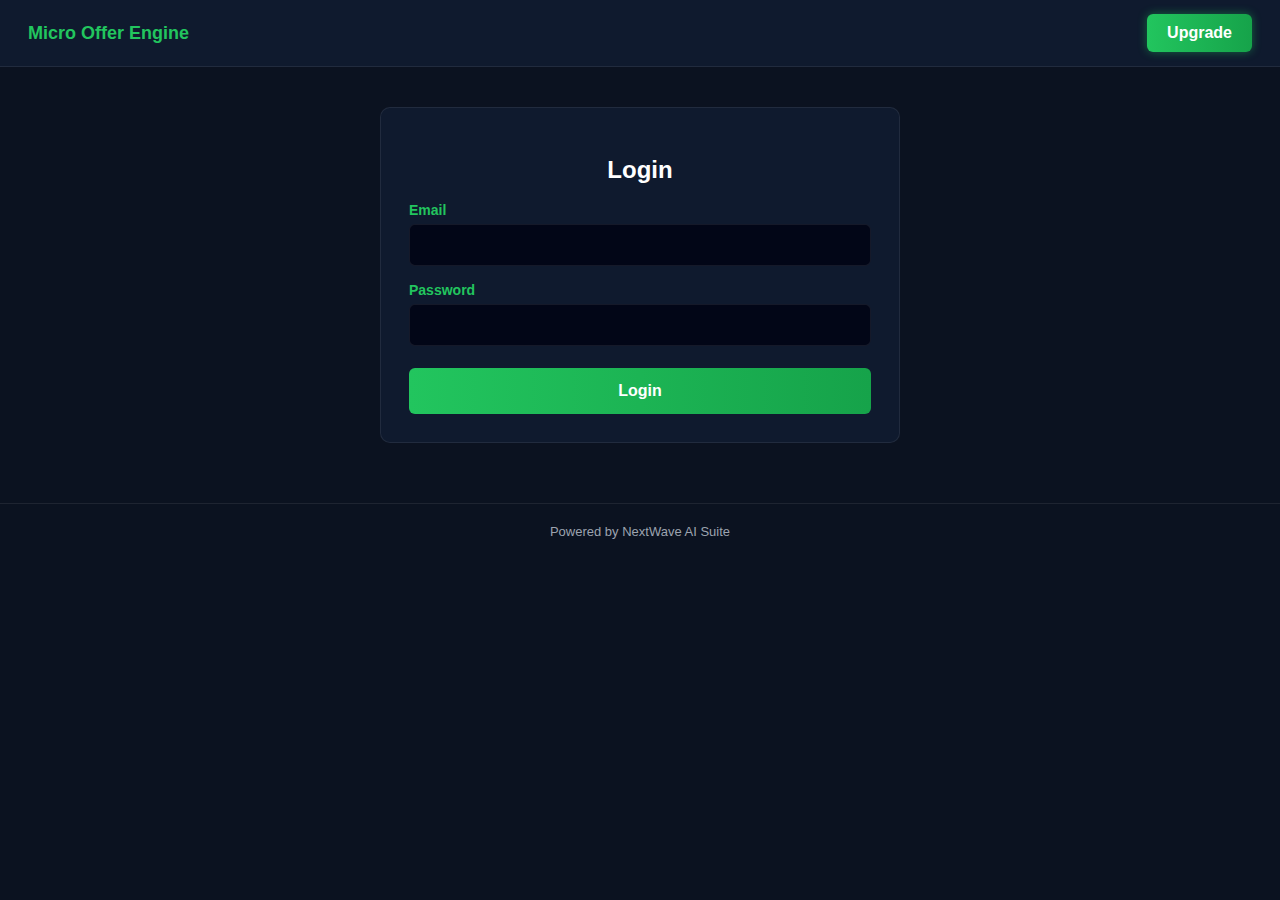
<file: login.html>
<!DOCTYPE html>
<html lang="en">
<head>
  <meta charset="UTF-8">
  <title>Login • Micro Offer Engine</title>
  <link rel="stylesheet" href="assets/css/nextwave.css">
  <link rel="stylesheet" href="assets/css/app.css">
</head>
<body>

<nav class="nav-bar">
  <span class="nav-title">Micro Offer Engine</span>
  <a class="btn-upgrade" href="#">Upgrade</a>
</nav>

<section class="form-section">
  <div class="form-card">
    <h2>Login</h2>
    <form>
      <label>Email</label>
      <input type="email" required>

      <label>Password</label>
      <input type="password" required>

      <button class="btn-generate">Login</button>
    </form>
  </div>
</section>

<footer class="footer">Powered by NextWave AI Suite</footer>
</body>
</html>
</file>
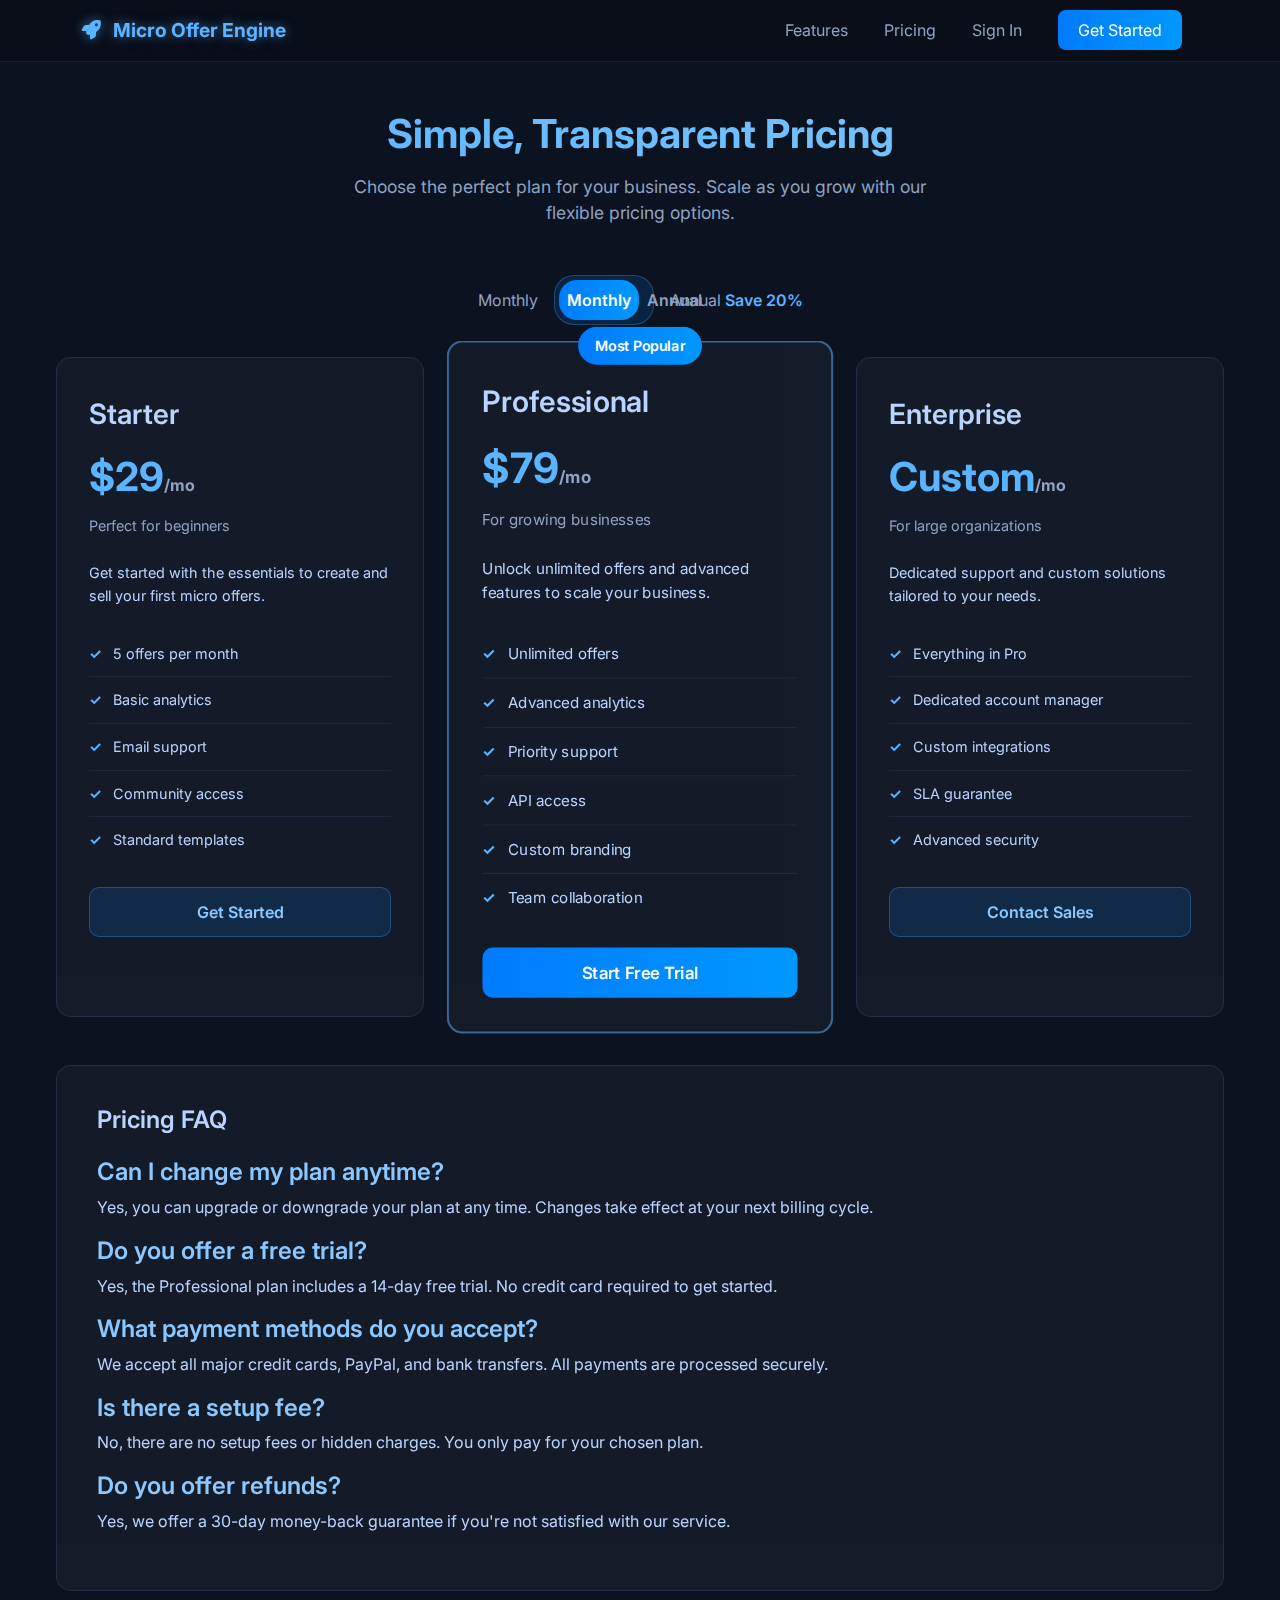
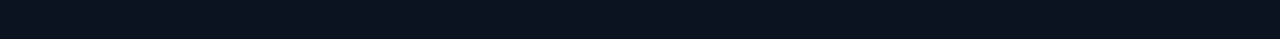
<file: pricing.html>
<!DOCTYPE html>
<html lang="en">
<head>
    <meta charset="UTF-8" />
    <meta name="viewport" content="width=device-width, initial-scale=1.0" />
    <title>Pricing - Micro Offer Engine</title>

    <!-- Google Font -->
    <link href="https://fonts.googleapis.com/css2?family=Inter:wght@300;400;500;600;700&display=swap" rel="stylesheet" />

    <!-- Icons -->
    <link href="https://cdnjs.cloudflare.com/ajax/libs/font-awesome/6.5.0/css/all.min.css" rel="stylesheet" />

    <!-- Bootstrap -->
    <link href="https://cdnjs.cloudflare.com/ajax/libs/bootstrap/5.3.0/css/bootstrap.min.css" rel="stylesheet" />

    <!-- NEXTWAVE THEME -->
    <link href="assets/css/nextwave.css" rel="stylesheet" />

    <style>
        .pricing-nav {
            background: rgba(10, 14, 22, 0.75);
            backdrop-filter: blur(12px);
            border-bottom: 1px solid rgba(0, 140, 255, 0.15);
            padding: 1rem 0;
        }

        .pricing-nav-brand {
            color: #5ab4ff;
            text-shadow: 0 0 12px rgba(80, 170, 255, 0.6);
            font-weight: 700;
            font-size: 1.2rem;
        }

        .pricing-nav-links a {
            color: #8fa3c2;
            text-decoration: none;
            margin: 0 1rem;
            transition: 0.2s;
        }

        .pricing-nav-links a:hover {
            color: #5ab4ff;
        }

        .pricing-container {
            max-width: 1200px;
            margin: 0 auto;
            padding: 3rem 1rem;
        }

        .pricing-header {
            text-align: center;
            margin-bottom: 3rem;
        }

        .pricing-header h1 {
            font-size: 2.5rem;
            font-weight: 700;
            background: linear-gradient(90deg, #5ab4ff, #7cc7ff);
            -webkit-background-clip: text;
            color: transparent;
            margin-bottom: 1rem;
        }

        .pricing-header p {
            color: #8fa3c2;
            font-size: 1.1rem;
            max-width: 600px;
            margin: 0 auto;
        }

        .billing-toggle {
            display: flex;
            justify-content: center;
            align-items: center;
            gap: 1rem;
            margin: 2rem 0;
        }

        .toggle-switch {
            background: rgba(0, 132, 255, 0.15);
            border: 1px solid rgba(80, 170, 255, 0.3);
            border-radius: 20px;
            padding: 0.25rem;
            display: flex;
            width: 100px;
        }

        .toggle-switch button {
            flex: 1;
            background: transparent;
            border: none;
            color: #8fa3c2;
            padding: 0.5rem;
            border-radius: 18px;
            cursor: pointer;
            transition: 0.3s;
            font-weight: 600;
        }

        .toggle-switch button.active {
            background: linear-gradient(90deg, #007bff, #0098ff);
            color: white;
        }

        .pricing-grid {
            display: grid;
            grid-template-columns: repeat(auto-fit, minmax(300px, 1fr));
            gap: 2rem;
            margin-bottom: 3rem;
        }

        .pricing-card {
            background: rgba(255, 255, 255, 0.04);
            border: 1px solid rgba(120, 170, 255, 0.15);
            border-radius: 15px;
            padding: 2rem;
            backdrop-filter: blur(18px);
            position: relative;
            transition: 0.3s;
        }

        .pricing-card:hover {
            transform: translateY(-5px);
            border-color: rgba(120, 170, 255, 0.3);
        }

        .pricing-card.featured {
            border: 2px solid rgba(90, 180, 255, 0.5);
            transform: scale(1.05);
        }

        .pricing-card.featured:hover {
            transform: scale(1.05) translateY(-5px);
        }

        .pricing-badge {
            position: absolute;
            top: -15px;
            left: 50%;
            transform: translateX(-50%);
            background: linear-gradient(90deg, #007bff, #0098ff);
            color: white;
            padding: 0.5rem 1rem;
            border-radius: 20px;
            font-size: 0.85rem;
            font-weight: 600;
        }

        .pricing-card h3 {
            color: #b9d4ff;
            font-weight: 600;
            margin-bottom: 1rem;
            margin-top: 0.5rem;
        }

        .pricing-amount {
            font-size: 2.5rem;
            font-weight: 700;
            color: #5ab4ff;
            margin-bottom: 0.5rem;
        }

        .pricing-period {
            color: #8fa3c2;
            font-size: 0.9rem;
            margin-bottom: 1.5rem;
        }

        .pricing-description {
            color: #b9d4ff;
            font-size: 0.9rem;
            margin-bottom: 1.5rem;
            line-height: 1.6;
        }

        .pricing-features {
            list-style: none;
            padding: 0;
            margin-bottom: 1.5rem;
        }

        .pricing-features li {
            color: #b9d4ff;
            padding: 0.75rem 0;
            border-bottom: 1px solid rgba(120, 170, 255, 0.1);
            font-size: 0.9rem;
        }

        .pricing-features li:before {
            content: "✓ ";
            color: #5ab4ff;
            font-weight: 700;
            margin-right: 0.5rem;
        }

        .pricing-features li:last-child {
            border-bottom: none;
        }

        .pricing-button {
            width: 100%;
            padding: 12px;
            border-radius: 10px;
            font-weight: 600;
            cursor: pointer;
            transition: 0.3s;
            border: none;
        }

        .pricing-button-primary {
            background: linear-gradient(90deg, #007bff, #0098ff);
            color: white;
        }

        .pricing-button-primary:hover {
            box-shadow: 0 0 25px rgba(0, 152, 255, 0.65);
            transform: translateY(-2px);
        }

        .pricing-button-secondary {
            background: rgba(0, 132, 255, 0.15);
            border: 1px solid rgba(80, 170, 255, 0.3);
            color: #8bc8ff;
        }

        .pricing-button-secondary:hover {
            background: rgba(0, 132, 255, 0.25);
            box-shadow: 0 0 15px rgba(80, 170, 255, 0.5);
        }

        .faq-section {
            background: rgba(255, 255, 255, 0.04);
            border: 1px solid rgba(120, 170, 255, 0.15);
            border-radius: 15px;
            padding: 2.5rem;
            backdrop-filter: blur(18px);
        }

        .faq-section h2 {
            color: #b9d4ff;
            font-weight: 600;
            font-size: 1.5rem;
            margin-bottom: 1.5rem;
        }

        .faq-item {
            margin-bottom: 1rem;
        }

        .faq-item h4 {
            color: #8bc8ff;
            font-weight: 600;
            margin-bottom: 0.5rem;
        }

        .faq-item p {
            color: #b9d4ff;
            margin: 0;
            line-height: 1.6;
        }

        @media (max-width: 768px) {
            .pricing-card.featured {
                transform: scale(1);
            }

            .pricing-card.featured:hover {
                transform: translateY(-5px);
            }
        }
    </style>
</head>

<body class="nextwave-body">

    <!-- NAVIGATION -->
    <nav class="pricing-nav">
        <div class="container d-flex justify-content-between align-items-center">
            <div class="pricing-nav-brand">
                <i class="fa-solid fa-rocket me-2"></i>
                Micro Offer Engine
            </div>
            <div class="pricing-nav-links">
                <a href="sales.html">Features</a>
                <a href="pricing.html">Pricing</a>
                <a href="login.html">Sign In</a>
                <a href="signup.html" style="background: linear-gradient(90deg, #007bff, #0098ff); color: white; padding: 10px 20px; border-radius: 8px; text-decoration: none;">Get Started</a>
            </div>
        </div>
    </nav>

    <!-- CONTENT -->
    <div class="pricing-container">
        <div class="pricing-header">
            <h1>Simple, Transparent Pricing</h1>
            <p>Choose the perfect plan for your business. Scale as you grow with our flexible pricing options.</p>
        </div>

        <!-- Billing Toggle -->
        <div class="billing-toggle">
            <span style="color: #8fa3c2;">Monthly</span>
            <div class="toggle-switch">
                <button class="active" onclick="setBilling('monthly')">Monthly</button>
                <button onclick="setBilling('annual')">Annual</button>
            </div>
            <span style="color: #8fa3c2;">Annual <span style="color: #5ab4ff; font-weight: 600;">Save 20%</span></span>
        </div>

        <!-- Pricing Cards -->
        <div class="pricing-grid">
            <!-- Starter Plan -->
            <div class="pricing-card">
                <h3>Starter</h3>
                <div class="pricing-amount">$29<span style="font-size: 1rem; color: #8fa3c2;">/mo</span></div>
                <p class="pricing-period">Perfect for beginners</p>
                <p class="pricing-description">Get started with the essentials to create and sell your first micro offers.</p>
                <ul class="pricing-features">
                    <li>5 offers per month</li>
                    <li>Basic analytics</li>
                    <li>Email support</li>
                    <li>Community access</li>
                    <li>Standard templates</li>
                </ul>
                <button class="pricing-button pricing-button-secondary">Get Started</button>
            </div>

            <!-- Professional Plan (Featured) -->
            <div class="pricing-card featured">
                <div class="pricing-badge">Most Popular</div>
                <h3>Professional</h3>
                <div class="pricing-amount">$79<span style="font-size: 1rem; color: #8fa3c2;">/mo</span></div>
                <p class="pricing-period">For growing businesses</p>
                <p class="pricing-description">Unlock unlimited offers and advanced features to scale your business.</p>
                <ul class="pricing-features">
                    <li>Unlimited offers</li>
                    <li>Advanced analytics</li>
                    <li>Priority support</li>
                    <li>API access</li>
                    <li>Custom branding</li>
                    <li>Team collaboration</li>
                </ul>
                <button class="pricing-button pricing-button-primary">Start Free Trial</button>
            </div>

            <!-- Enterprise Plan -->
            <div class="pricing-card">
                <h3>Enterprise</h3>
                <div class="pricing-amount">Custom<span style="font-size: 1rem; color: #8fa3c2;">/mo</span></div>
                <p class="pricing-period">For large organizations</p>
                <p class="pricing-description">Dedicated support and custom solutions tailored to your needs.</p>
                <ul class="pricing-features">
                    <li>Everything in Pro</li>
                    <li>Dedicated account manager</li>
                    <li>Custom integrations</li>
                    <li>SLA guarantee</li>
                    <li>Advanced security</li>
                </ul>
                <button class="pricing-button pricing-button-secondary">Contact Sales</button>
            </div>
        </div>

        <!-- FAQ Section -->
        <div class="faq-section">
            <h2>Pricing FAQ</h2>

            <div class="faq-item">
                <h4>Can I change my plan anytime?</h4>
                <p>Yes, you can upgrade or downgrade your plan at any time. Changes take effect at your next billing cycle.</p>
            </div>

            <div class="faq-item">
                <h4>Do you offer a free trial?</h4>
                <p>Yes, the Professional plan includes a 14-day free trial. No credit card required to get started.</p>
            </div>

            <div class="faq-item">
                <h4>What payment methods do you accept?</h4>
                <p>We accept all major credit cards, PayPal, and bank transfers. All payments are processed securely.</p>
            </div>

            <div class="faq-item">
                <h4>Is there a setup fee?</h4>
                <p>No, there are no setup fees or hidden charges. You only pay for your chosen plan.</p>
            </div>

            <div class="faq-item">
                <h4>Do you offer refunds?</h4>
                <p>Yes, we offer a 30-day money-back guarantee if you're not satisfied with our service.</p>
            </div>
        </div>
    </div>

    <!-- JS -->
    <script src="https://cdnjs.cloudflare.com/ajax/libs/bootstrap/5.3.0/js/bootstrap.bundle.min.js"></script>
    <script src="https://cdnjs.cloudflare.com/ajax/libs/jquery/3.7.1/jquery.min.js"></script>

    <script>
        function setBilling(type) {
            // Update button states
            $('.toggle-switch button').removeClass('active');
            if (type === 'monthly') {
                $('.toggle-switch button').eq(0).addClass('active');
            } else {
                $('.toggle-switch button').eq(1).addClass('active');
            }

            // Update pricing (simplified example)
            if (type === 'annual') {
                alert('Annual pricing would be displayed here (20% discount applied)');
            }
        }
    </script>

</body>
</html>
</file>
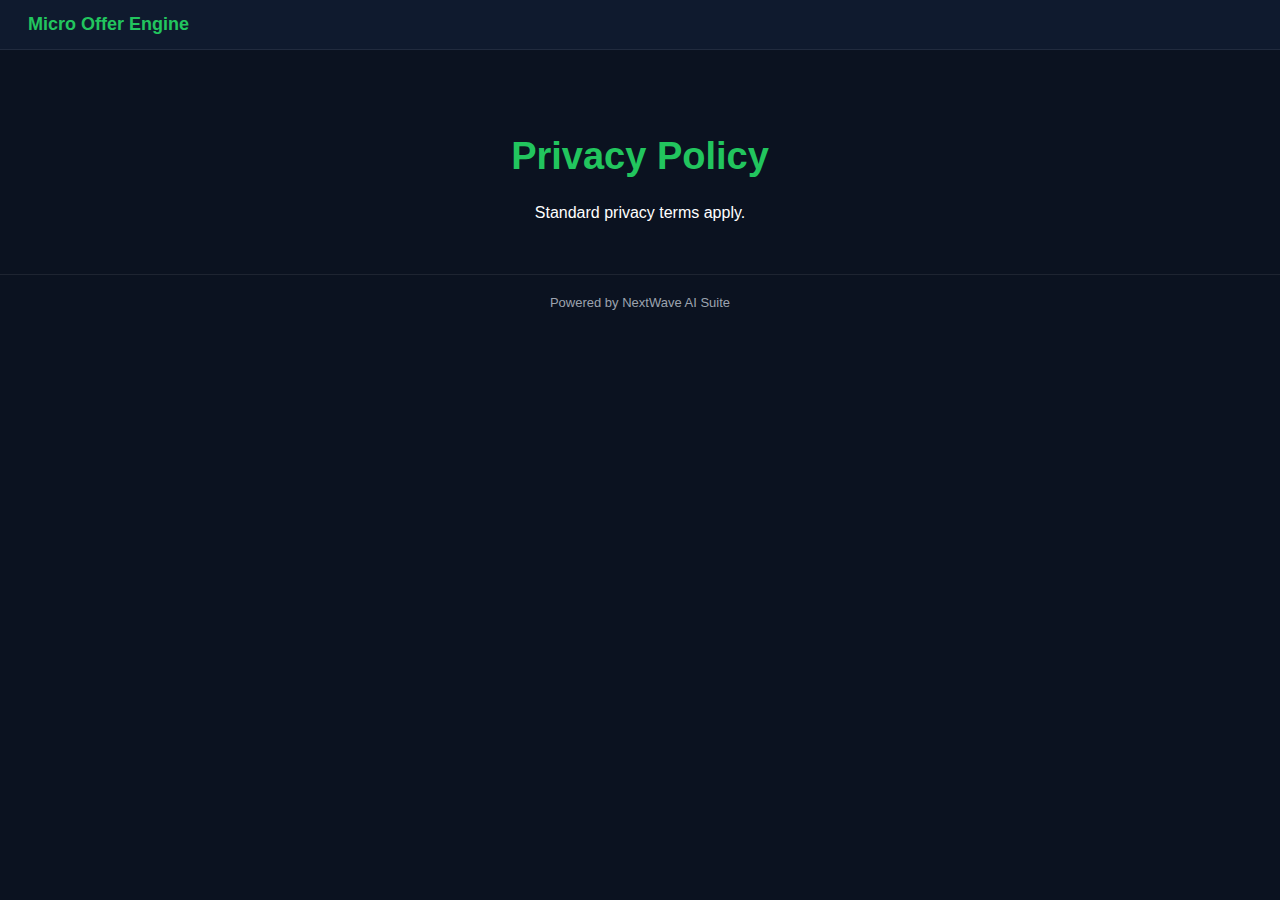
<file: privacy.html>
<!DOCTYPE html>
<html>
<head>
  <title>Privacy • Micro Offer Engine</title>
  <link rel="stylesheet" href="assets/css/nextwave.css">
  <link rel="stylesheet" href="assets/css/app.css">
</head>
<body>

<nav class="nav-bar">
  <span class="nav-title">Micro Offer Engine</span>
</nav>

<section class="hero">
  <h1>Privacy Policy</h1>
  <p>Standard privacy terms apply.</p>
</section>

<footer class="footer">Powered by NextWave AI Suite</footer>
</body>
</html>
</file>
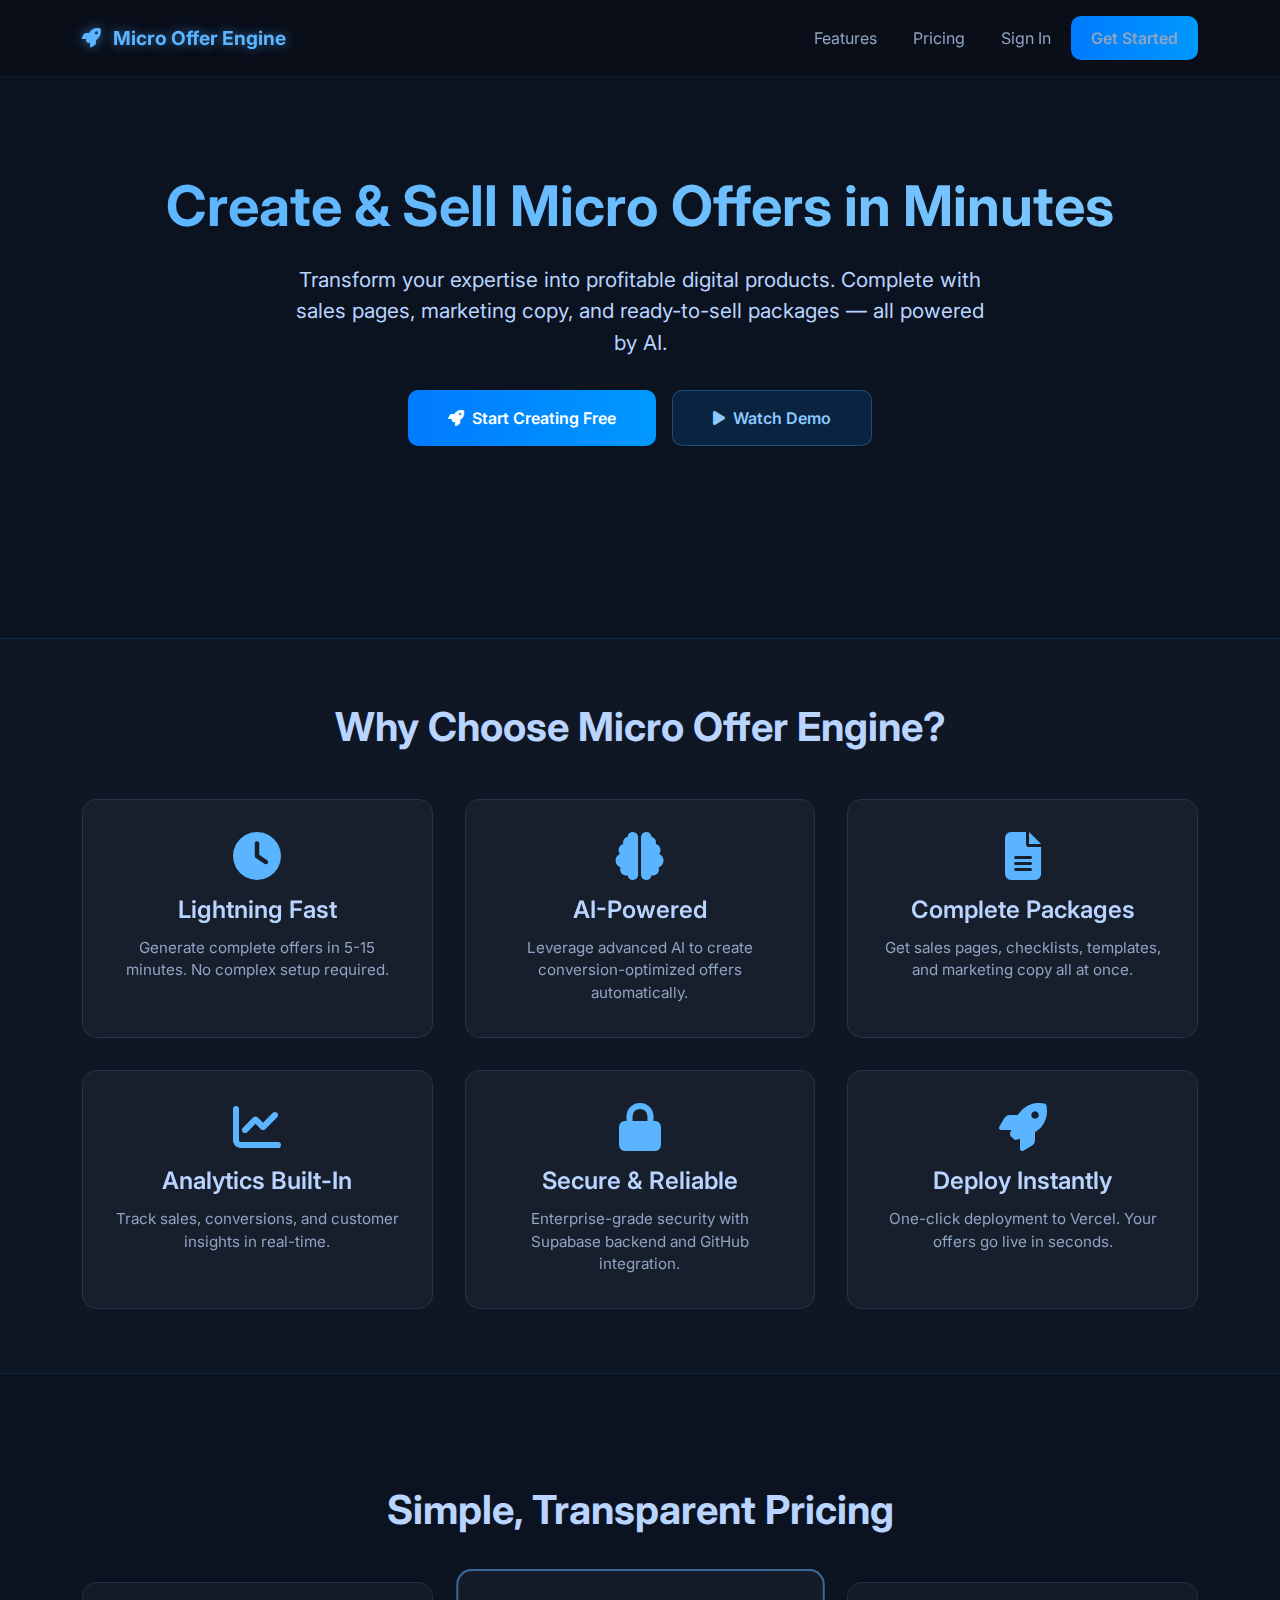
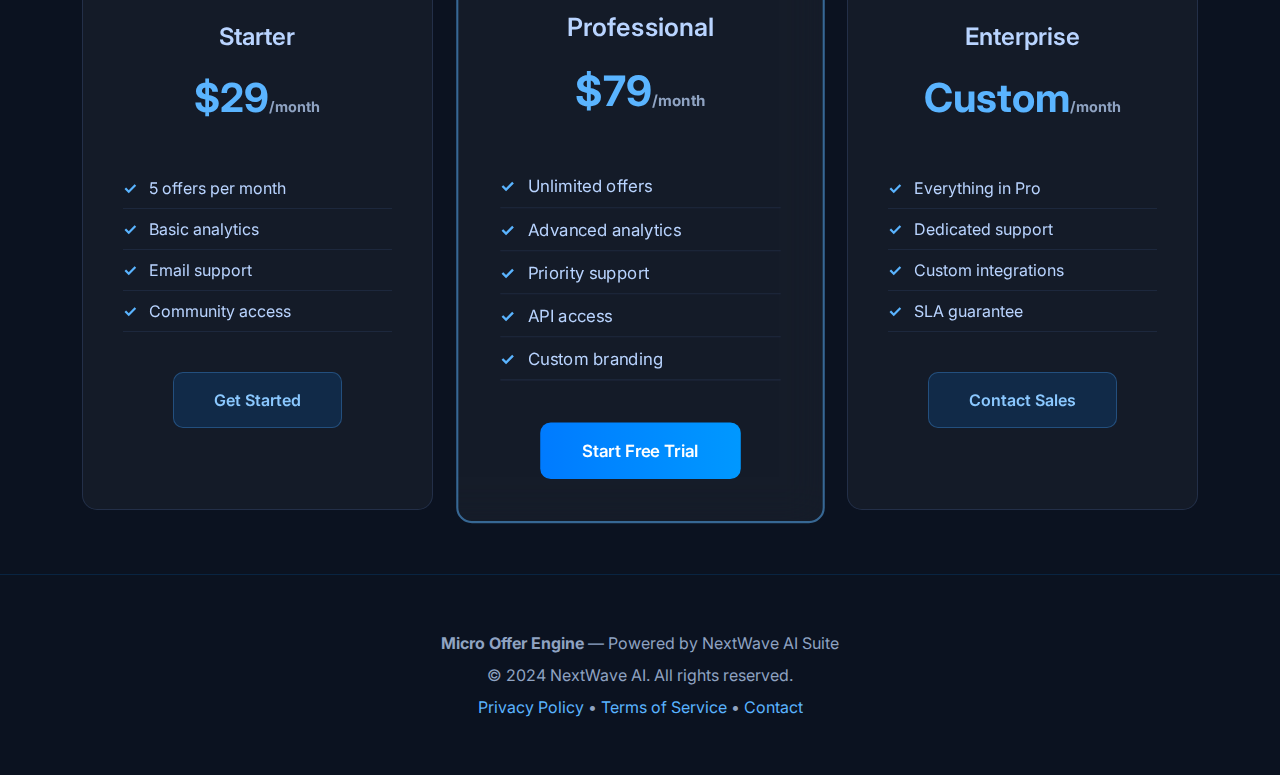
<file: sales.html>
<!DOCTYPE html>
<html lang="en">
<head>
    <meta charset="UTF-8" />
    <meta name="viewport" content="width=device-width, initial-scale=1.0" />
    <title>Micro Offer Engine - Create & Sell Digital Products</title>

    <!-- Google Font -->
    <link href="https://fonts.googleapis.com/css2?family=Inter:wght@300;400;500;600;700&display=swap" rel="stylesheet" />

    <!-- Icons -->
    <link href="https://cdnjs.cloudflare.com/ajax/libs/font-awesome/6.5.0/css/all.min.css" rel="stylesheet" />

    <!-- Bootstrap -->
    <link href="https://cdnjs.cloudflare.com/ajax/libs/bootstrap/5.3.0/css/bootstrap.min.css" rel="stylesheet" />

    <!-- NEXTWAVE THEME -->
    <link href="assets/css/nextwave.css" rel="stylesheet" />

    <style>
        .sales-nav {
            background: rgba(10, 14, 22, 0.75);
            backdrop-filter: blur(12px);
            border-bottom: 1px solid rgba(0, 140, 255, 0.15);
            padding: 1rem 0;
        }

        .sales-nav-brand {
            color: #5ab4ff;
            text-shadow: 0 0 12px rgba(80, 170, 255, 0.6);
            font-weight: 700;
            font-size: 1.2rem;
        }

        .sales-nav-links a {
            color: #8fa3c2;
            text-decoration: none;
            margin: 0 1rem;
            transition: 0.2s;
        }

        .sales-nav-links a:hover {
            color: #5ab4ff;
        }

        .hero-section {
            padding: 6rem 0;
            text-align: center;
        }

        .hero-title {
            font-size: 3.5rem;
            font-weight: 700;
            background: linear-gradient(90deg, #5ab4ff, #7cc7ff);
            -webkit-background-clip: text;
            color: transparent;
            margin-bottom: 1.5rem;
            line-height: 1.2;
        }

        .hero-subtitle {
            font-size: 1.3rem;
            color: #b9d4ff;
            margin-bottom: 2rem;
            max-width: 700px;
            margin-left: auto;
            margin-right: auto;
        }

        .hero-cta {
            display: flex;
            gap: 1rem;
            justify-content: center;
            margin-bottom: 3rem;
        }

        .cta-primary {
            background: linear-gradient(90deg, #007bff, #0098ff);
            color: white;
            padding: 15px 40px;
            border-radius: 10px;
            text-decoration: none;
            font-weight: 600;
            transition: 0.3s;
            display: inline-flex;
            align-items: center;
            gap: 0.5rem;
        }

        .cta-primary:hover {
            box-shadow: 0 0 30px rgba(0, 152, 255, 0.7);
            transform: translateY(-3px);
            color: white;
        }

        .cta-secondary {
            background: rgba(0, 132, 255, 0.15);
            border: 1px solid rgba(80, 170, 255, 0.3);
            color: #8bc8ff;
            padding: 15px 40px;
            border-radius: 10px;
            text-decoration: none;
            font-weight: 600;
            transition: 0.3s;
            display: inline-flex;
            align-items: center;
            gap: 0.5rem;
        }

        .cta-secondary:hover {
            background: rgba(0, 132, 255, 0.25);
            box-shadow: 0 0 20px rgba(80, 170, 255, 0.5);
            color: #8bc8ff;
        }

        .features-section {
            padding: 4rem 0;
            background: rgba(255, 255, 255, 0.02);
            border-top: 1px solid rgba(0, 140, 255, 0.15);
            border-bottom: 1px solid rgba(0, 140, 255, 0.15);
            margin: 3rem 0;
        }

        .features-title {
            text-align: center;
            font-size: 2.5rem;
            font-weight: 700;
            color: #b9d4ff;
            margin-bottom: 3rem;
        }

        .feature-grid {
            display: grid;
            grid-template-columns: repeat(auto-fit, minmax(280px, 1fr));
            gap: 2rem;
        }

        .feature-card {
            background: rgba(255, 255, 255, 0.04);
            border: 1px solid rgba(120, 170, 255, 0.15);
            border-radius: 15px;
            padding: 2rem;
            backdrop-filter: blur(18px);
            text-align: center;
        }

        .feature-card i {
            font-size: 3rem;
            color: #5ab4ff;
            margin-bottom: 1rem;
        }

        .feature-card h4 {
            color: #b9d4ff;
            font-weight: 600;
            margin-bottom: 0.75rem;
        }

        .feature-card p {
            color: #8fa3c2;
            font-size: 0.95rem;
            margin: 0;
        }

        .pricing-section {
            padding: 4rem 0;
        }

        .pricing-title {
            text-align: center;
            font-size: 2.5rem;
            font-weight: 700;
            color: #b9d4ff;
            margin-bottom: 3rem;
        }

        .pricing-cards {
            display: grid;
            grid-template-columns: repeat(auto-fit, minmax(300px, 1fr));
            gap: 2rem;
        }

        .pricing-card {
            background: rgba(255, 255, 255, 0.04);
            border: 1px solid rgba(120, 170, 255, 0.15);
            border-radius: 15px;
            padding: 2.5rem;
            backdrop-filter: blur(18px);
            text-align: center;
        }

        .pricing-card.featured {
            border: 2px solid rgba(90, 180, 255, 0.5);
            transform: scale(1.05);
        }

        .pricing-card h4 {
            color: #b9d4ff;
            font-weight: 600;
            margin-bottom: 1rem;
        }

        .price {
            font-size: 2.5rem;
            font-weight: 700;
            color: #5ab4ff;
            margin-bottom: 1rem;
        }

        .price-period {
            color: #8fa3c2;
            font-size: 0.9rem;
        }

        .pricing-features {
            list-style: none;
            padding: 1.5rem 0;
            text-align: left;
        }

        .pricing-features li {
            color: #b9d4ff;
            padding: 0.5rem 0;
            border-bottom: 1px solid rgba(120, 170, 255, 0.1);
        }

        .pricing-features li:before {
            content: "✓ ";
            color: #5ab4ff;
            font-weight: 700;
            margin-right: 0.5rem;
        }

        .footer-section {
            padding: 3rem 0;
            text-align: center;
            border-top: 1px solid rgba(0, 140, 255, 0.15);
            color: #8fa3c2;
        }

        .footer-section p {
            margin: 0.5rem 0;
        }
    </style>
</head>

<body class="nextwave-body">

    <!-- NAVIGATION -->
    <nav class="sales-nav">
        <div class="container d-flex justify-content-between align-items-center">
            <div class="sales-nav-brand">
                <i class="fa-solid fa-rocket me-2"></i>
                Micro Offer Engine
            </div>
            <div class="sales-nav-links">
                <a href="#features">Features</a>
                <a href="#pricing">Pricing</a>
                <a href="login.html">Sign In</a>
                <a href="signup.html" class="cta-primary" style="margin: 0; padding: 10px 20px;">Get Started</a>
            </div>
        </div>
    </nav>

    <!-- HERO SECTION -->
    <section class="hero-section">
        <div class="container">
            <h1 class="hero-title">
                Create & Sell Micro Offers in Minutes
            </h1>
            <p class="hero-subtitle">
                Transform your expertise into profitable digital products. Complete with sales pages, marketing copy, and ready-to-sell packages — all powered by AI.
            </p>
            <div class="hero-cta">
                <a href="signup.html" class="cta-primary">
                    <i class="fa-solid fa-rocket"></i>
                    Start Creating Free
                </a>
                <a href="#" class="cta-secondary">
                    <i class="fa-solid fa-play"></i>
                    Watch Demo
                </a>
            </div>
        </div>
    </section>

    <!-- FEATURES SECTION -->
    <section class="features-section" id="features">
        <div class="container">
            <h2 class="features-title">Why Choose Micro Offer Engine?</h2>
            <div class="feature-grid">
                <div class="feature-card">
                    <i class="fa-solid fa-clock"></i>
                    <h4>Lightning Fast</h4>
                    <p>Generate complete offers in 5-15 minutes. No complex setup required.</p>
                </div>
                <div class="feature-card">
                    <i class="fa-solid fa-brain"></i>
                    <h4>AI-Powered</h4>
                    <p>Leverage advanced AI to create conversion-optimized offers automatically.</p>
                </div>
                <div class="feature-card">
                    <i class="fa-solid fa-file-lines"></i>
                    <h4>Complete Packages</h4>
                    <p>Get sales pages, checklists, templates, and marketing copy all at once.</p>
                </div>
                <div class="feature-card">
                    <i class="fa-solid fa-chart-line"></i>
                    <h4>Analytics Built-In</h4>
                    <p>Track sales, conversions, and customer insights in real-time.</p>
                </div>
                <div class="feature-card">
                    <i class="fa-solid fa-lock"></i>
                    <h4>Secure & Reliable</h4>
                    <p>Enterprise-grade security with Supabase backend and GitHub integration.</p>
                </div>
                <div class="feature-card">
                    <i class="fa-solid fa-rocket"></i>
                    <h4>Deploy Instantly</h4>
                    <p>One-click deployment to Vercel. Your offers go live in seconds.</p>
                </div>
            </div>
        </div>
    </section>

    <!-- PRICING SECTION -->
    <section class="pricing-section" id="pricing">
        <div class="container">
            <h2 class="pricing-title">Simple, Transparent Pricing</h2>
            <div class="pricing-cards">
                <div class="pricing-card">
                    <h4>Starter</h4>
                    <div class="price">$29<span class="price-period">/month</span></div>
                    <ul class="pricing-features">
                        <li>5 offers per month</li>
                        <li>Basic analytics</li>
                        <li>Email support</li>
                        <li>Community access</li>
                    </ul>
                    <a href="signup.html" class="cta-secondary">Get Started</a>
                </div>

                <div class="pricing-card featured">
                    <h4>Professional</h4>
                    <div class="price">$79<span class="price-period">/month</span></div>
                    <ul class="pricing-features">
                        <li>Unlimited offers</li>
                        <li>Advanced analytics</li>
                        <li>Priority support</li>
                        <li>API access</li>
                        <li>Custom branding</li>
                    </ul>
                    <a href="signup.html" class="cta-primary">Start Free Trial</a>
                </div>

                <div class="pricing-card">
                    <h4>Enterprise</h4>
                    <div class="price">Custom<span class="price-period">/month</span></div>
                    <ul class="pricing-features">
                        <li>Everything in Pro</li>
                        <li>Dedicated support</li>
                        <li>Custom integrations</li>
                        <li>SLA guarantee</li>
                    </ul>
                    <a href="#" class="cta-secondary">Contact Sales</a>
                </div>
            </div>
        </div>
    </section>

    <!-- FOOTER SECTION -->
    <footer class="footer-section">
        <div class="container">
            <p><strong>Micro Offer Engine</strong> — Powered by NextWave AI Suite</p>
            <p>© 2024 NextWave AI. All rights reserved.</p>
            <p>
                <a href="#" style="color: #5ab4ff; text-decoration: none;">Privacy Policy</a> • 
                <a href="#" style="color: #5ab4ff; text-decoration: none;">Terms of Service</a> • 
                <a href="#" style="color: #5ab4ff; text-decoration: none;">Contact</a>
            </p>
        </div>
    </footer>

    <!-- JS -->
    <script src="https://cdnjs.cloudflare.com/ajax/libs/bootstrap/5.3.0/js/bootstrap.bundle.min.js"></script>

</body>
</html>
</file>
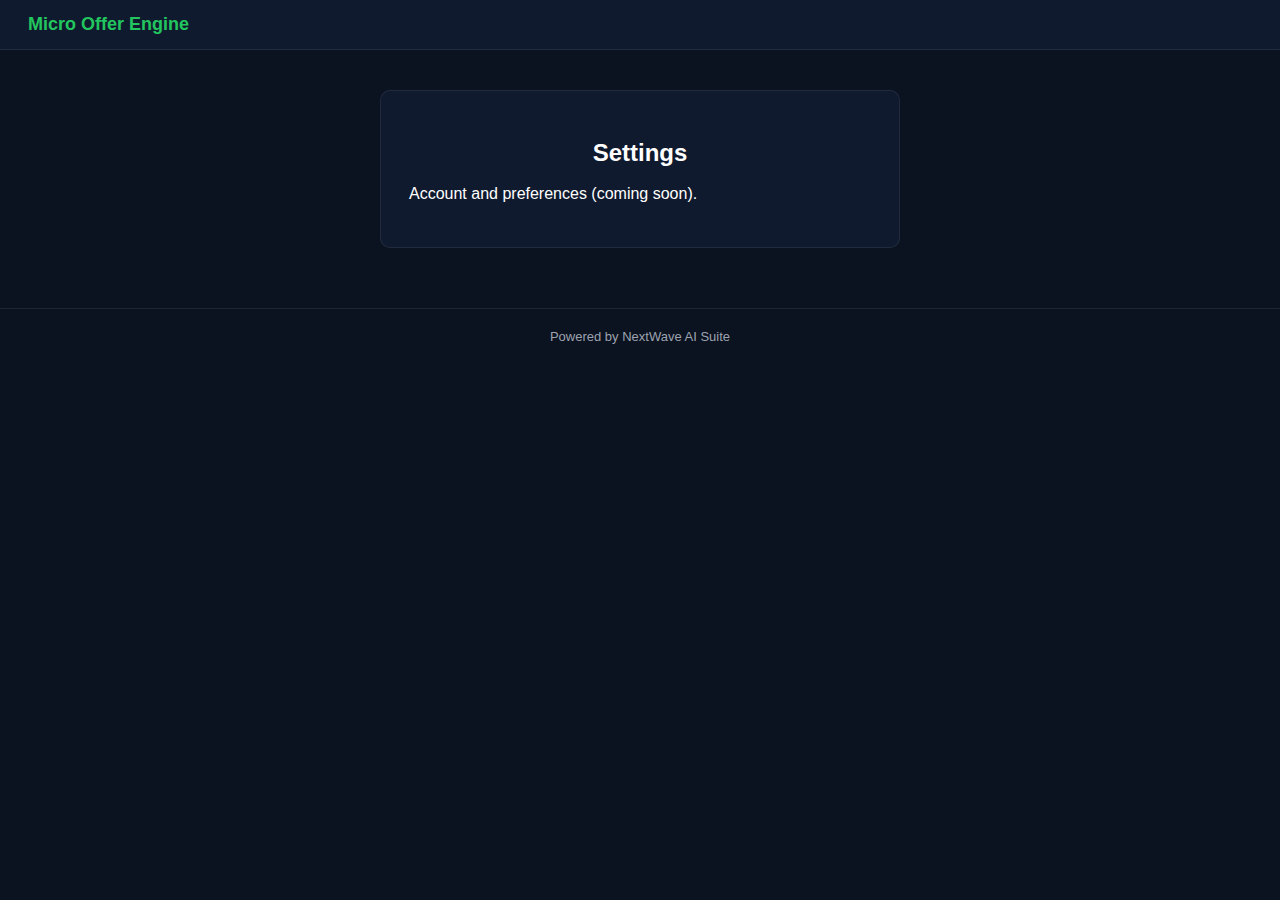
<file: settings.html>
<!DOCTYPE html>
<html>
<head>
  <title>Settings • Micro Offer Engine</title>
  <link rel="stylesheet" href="assets/css/nextwave.css">
  <link rel="stylesheet" href="assets/css/app.css">
</head>
<body>

<nav class="nav-bar">
  <span class="nav-title">Micro Offer Engine</span>
</nav>

<section class="form-section">
  <div class="form-card">
    <h2>Settings</h2>
    <p>Account and preferences (coming soon).</p>
  </div>
</section>

<footer class="footer">Powered by NextWave AI Suite</footer>
</body>
</html>
</file>
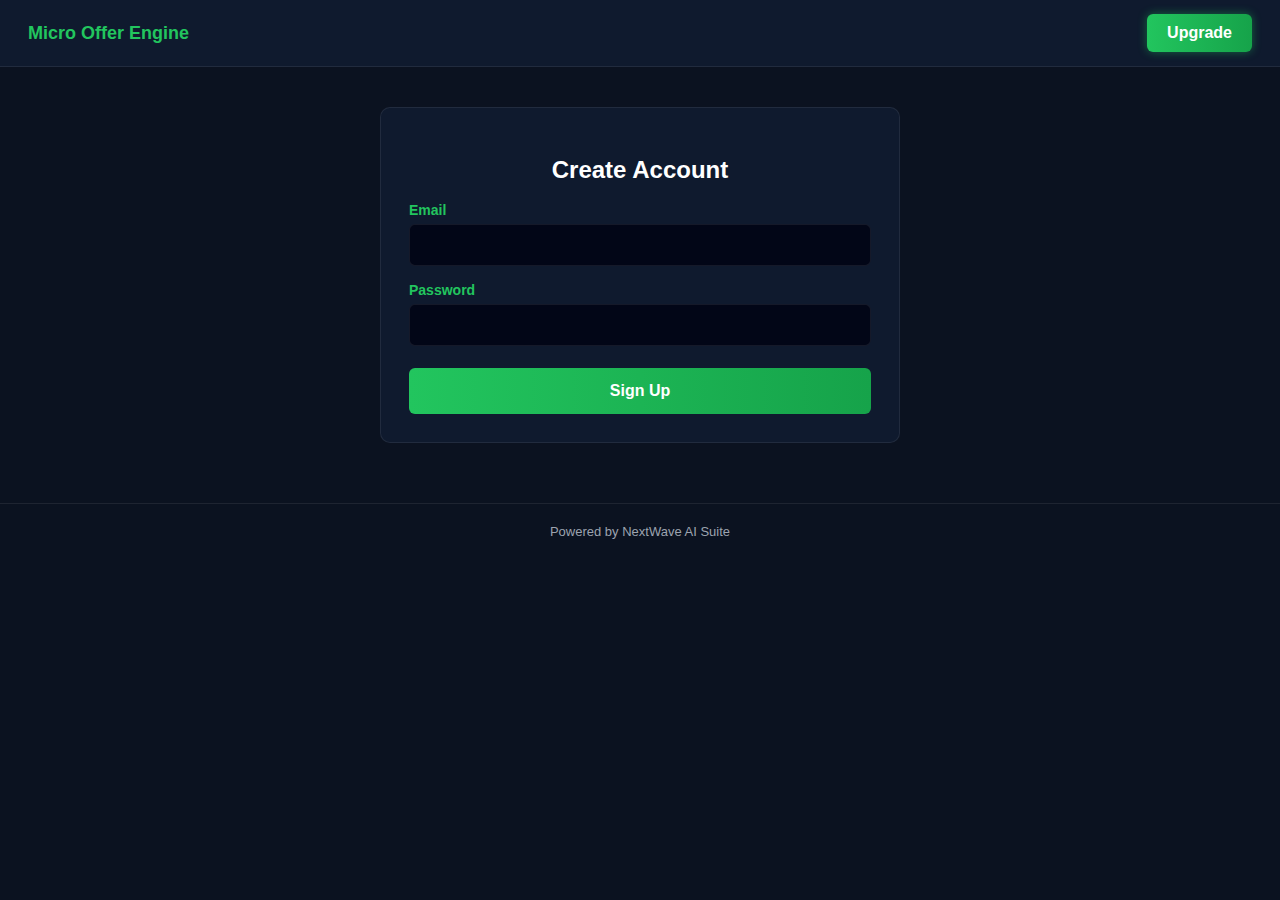
<file: signup.html>
<!DOCTYPE html>
<html>
<head>
  <title>Sign Up • Micro Offer Engine</title>
  <link rel="stylesheet" href="assets/css/nextwave.css">
  <link rel="stylesheet" href="assets/css/app.css">
</head>
<body>

<nav class="nav-bar">
  <span class="nav-title">Micro Offer Engine</span>
  <a class="btn-upgrade" href="#">Upgrade</a>
</nav>

<section class="form-section">
  <div class="form-card">
    <h2>Create Account</h2>
    <form>
      <label>Email</label>
      <input type="email">

      <label>Password</label>
      <input type="password">

      <button class="btn-generate">Sign Up</button>
    </form>
  </div>
</section>

<footer class="footer">Powered by NextWave AI Suite</footer>
</body>
</html>
</file>
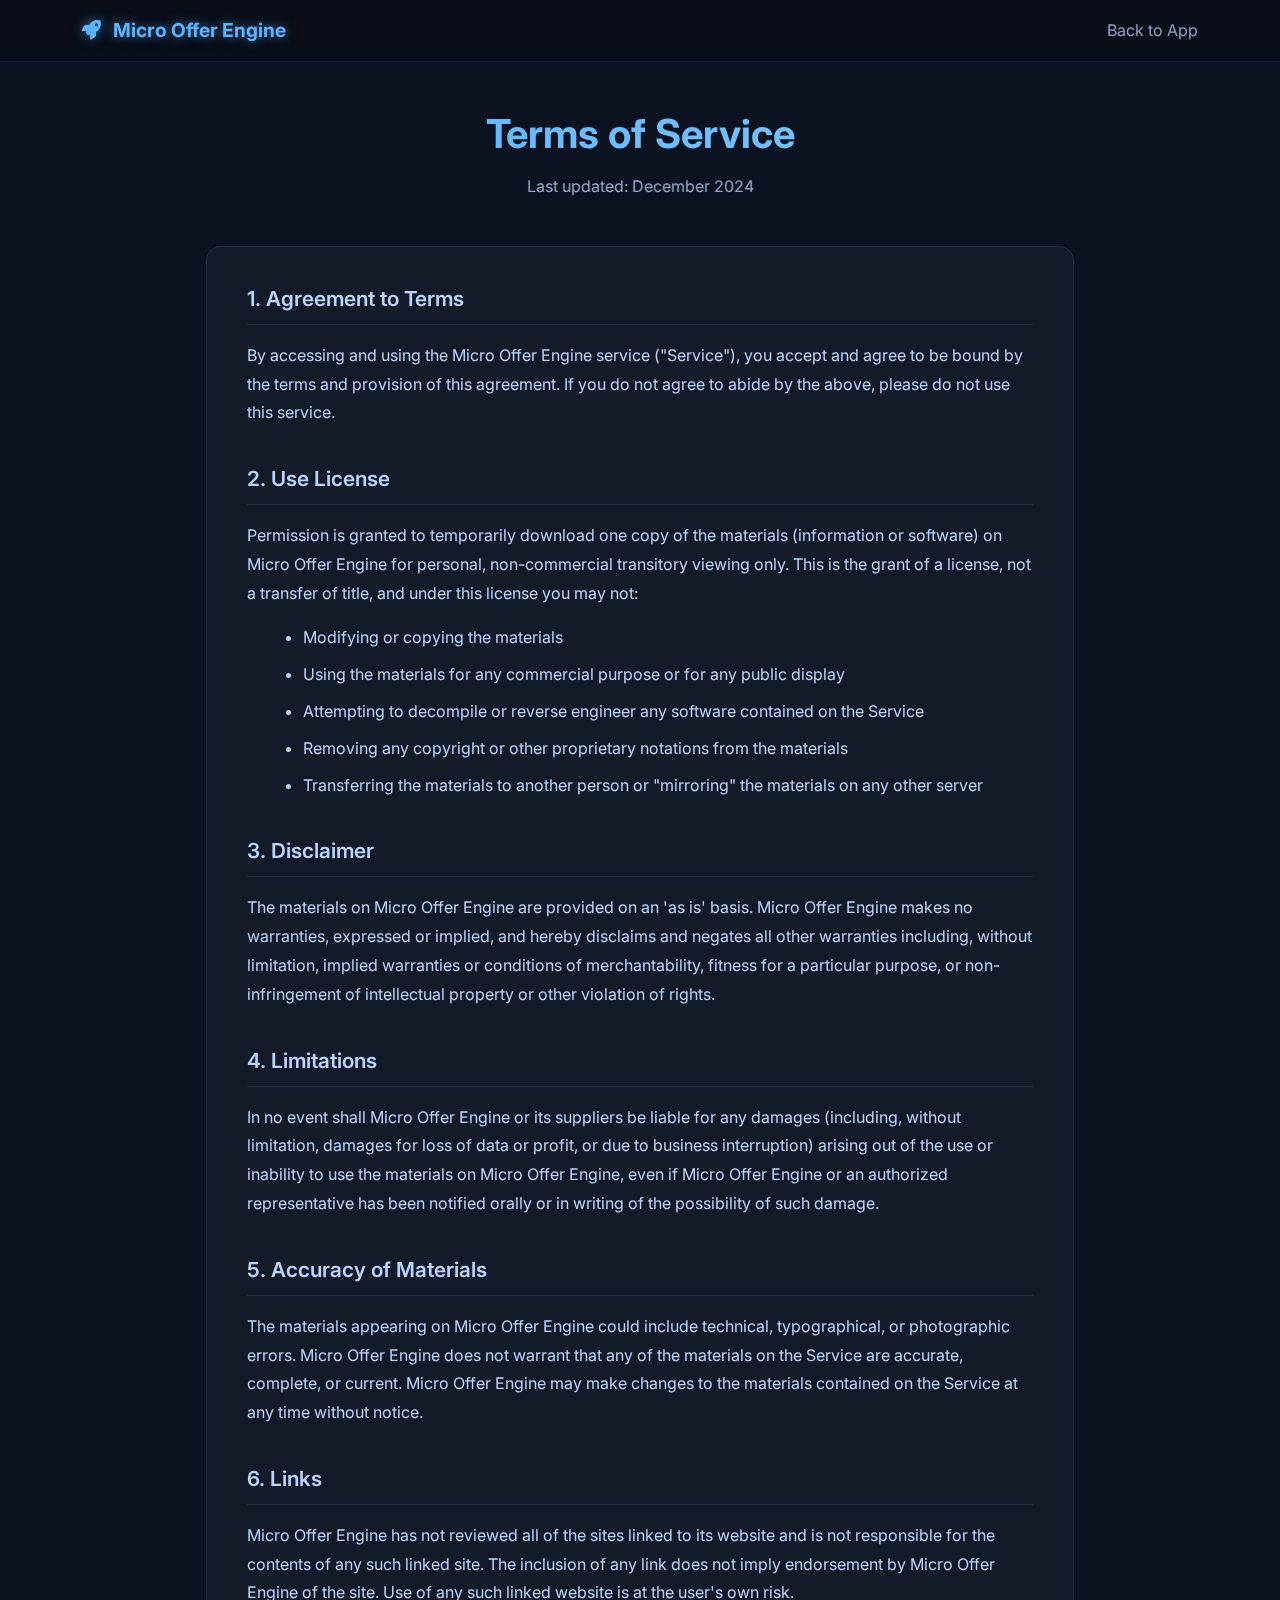
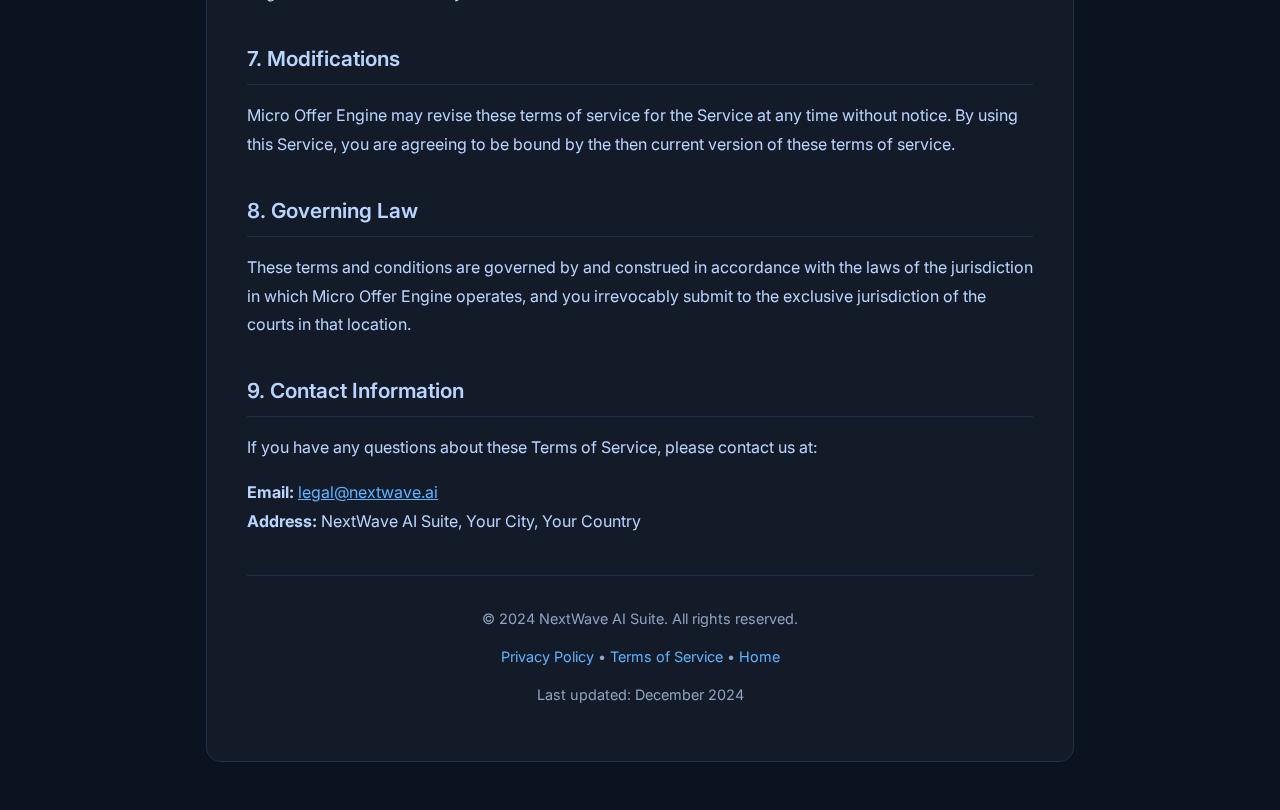
<file: terms.html>
<!DOCTYPE html>
<html lang="en">
<head>
    <meta charset="UTF-8" />
    <meta name="viewport" content="width=device-width, initial-scale=1.0" />
    <title>Terms of Service - Micro Offer Engine</title>

    <!-- Google Font -->
    <link href="https://fonts.googleapis.com/css2?family=Inter:wght@300;400;500;600;700&display=swap" rel="stylesheet" />

    <!-- Icons -->
    <link href="https://cdnjs.cloudflare.com/ajax/libs/font-awesome/6.5.0/css/all.min.css" rel="stylesheet" />

    <!-- Bootstrap -->
    <link href="https://cdnjs.cloudflare.com/ajax/libs/bootstrap/5.3.0/css/bootstrap.min.css" rel="stylesheet" />

    <!-- NEXTWAVE THEME -->
    <link href="assets/css/nextwave.css" rel="stylesheet" />

    <style>
        .legal-nav {
            background: rgba(10, 14, 22, 0.75);
            backdrop-filter: blur(12px);
            border-bottom: 1px solid rgba(0, 140, 255, 0.15);
            padding: 1rem 0;
        }

        .legal-nav-brand {
            color: #5ab4ff;
            text-shadow: 0 0 12px rgba(80, 170, 255, 0.6);
            font-weight: 700;
            font-size: 1.2rem;
        }

        .legal-container {
            max-width: 900px;
            margin: 0 auto;
            padding: 3rem 1rem;
        }

        .legal-header {
            text-align: center;
            margin-bottom: 3rem;
        }

        .legal-header h1 {
            font-size: 2.5rem;
            font-weight: 700;
            background: linear-gradient(90deg, #5ab4ff, #7cc7ff);
            -webkit-background-clip: text;
            color: transparent;
            margin-bottom: 1rem;
        }

        .legal-header p {
            color: #8fa3c2;
            font-size: 1rem;
        }

        .legal-content {
            background: rgba(255, 255, 255, 0.04);
            border: 1px solid rgba(120, 170, 255, 0.15);
            border-radius: 15px;
            padding: 2.5rem;
            backdrop-filter: blur(18px);
        }

        .legal-section {
            margin-bottom: 2.5rem;
        }

        .legal-section h2 {
            color: #b9d4ff;
            font-weight: 600;
            font-size: 1.3rem;
            margin-bottom: 1rem;
            border-bottom: 1px solid rgba(120, 170, 255, 0.15);
            padding-bottom: 0.75rem;
        }

        .legal-section h3 {
            color: #8bc8ff;
            font-weight: 600;
            font-size: 1rem;
            margin-top: 1.5rem;
            margin-bottom: 0.75rem;
        }

        .legal-section p {
            color: #b9d4ff;
            line-height: 1.8;
            margin-bottom: 1rem;
        }

        .legal-section ul {
            color: #b9d4ff;
            line-height: 1.8;
            margin-left: 1.5rem;
            margin-bottom: 1rem;
        }

        .legal-section li {
            margin-bottom: 0.5rem;
        }

        .legal-footer {
            text-align: center;
            padding-top: 2rem;
            border-top: 1px solid rgba(120, 170, 255, 0.15);
            color: #8fa3c2;
            font-size: 0.9rem;
        }

        .legal-footer a {
            color: #5ab4ff;
            text-decoration: none;
        }

        .legal-footer a:hover {
            text-decoration: underline;
        }

        .last-updated {
            color: #8fa3c2;
            font-size: 0.9rem;
            margin-top: 1rem;
        }
    </style>
</head>

<body class="nextwave-body">

    <!-- NAVIGATION -->
    <nav class="legal-nav">
        <div class="container d-flex justify-content-between align-items-center">
            <div class="legal-nav-brand">
                <i class="fa-solid fa-rocket me-2"></i>
                Micro Offer Engine
            </div>
            <div>
                <a href="index.html" style="color: #8fa3c2; text-decoration: none; margin-left: 2rem;">Back to App</a>
            </div>
        </div>
    </nav>

    <!-- CONTENT -->
    <div class="legal-container">
        <div class="legal-header">
            <h1>Terms of Service</h1>
            <p>Last updated: December 2024</p>
        </div>

        <div class="legal-content">
            <div class="legal-section">
                <h2>1. Agreement to Terms</h2>
                <p>
                    By accessing and using the Micro Offer Engine service ("Service"), you accept and agree to be bound by the terms and provision of this agreement. If you do not agree to abide by the above, please do not use this service.
                </p>
            </div>

            <div class="legal-section">
                <h2>2. Use License</h2>
                <p>
                    Permission is granted to temporarily download one copy of the materials (information or software) on Micro Offer Engine for personal, non-commercial transitory viewing only. This is the grant of a license, not a transfer of title, and under this license you may not:
                </p>
                <ul>
                    <li>Modifying or copying the materials</li>
                    <li>Using the materials for any commercial purpose or for any public display</li>
                    <li>Attempting to decompile or reverse engineer any software contained on the Service</li>
                    <li>Removing any copyright or other proprietary notations from the materials</li>
                    <li>Transferring the materials to another person or "mirroring" the materials on any other server</li>
                </ul>
            </div>

            <div class="legal-section">
                <h2>3. Disclaimer</h2>
                <p>
                    The materials on Micro Offer Engine are provided on an 'as is' basis. Micro Offer Engine makes no warranties, expressed or implied, and hereby disclaims and negates all other warranties including, without limitation, implied warranties or conditions of merchantability, fitness for a particular purpose, or non-infringement of intellectual property or other violation of rights.
                </p>
            </div>

            <div class="legal-section">
                <h2>4. Limitations</h2>
                <p>
                    In no event shall Micro Offer Engine or its suppliers be liable for any damages (including, without limitation, damages for loss of data or profit, or due to business interruption) arising out of the use or inability to use the materials on Micro Offer Engine, even if Micro Offer Engine or an authorized representative has been notified orally or in writing of the possibility of such damage.
                </p>
            </div>

            <div class="legal-section">
                <h2>5. Accuracy of Materials</h2>
                <p>
                    The materials appearing on Micro Offer Engine could include technical, typographical, or photographic errors. Micro Offer Engine does not warrant that any of the materials on the Service are accurate, complete, or current. Micro Offer Engine may make changes to the materials contained on the Service at any time without notice.
                </p>
            </div>

            <div class="legal-section">
                <h2>6. Links</h2>
                <p>
                    Micro Offer Engine has not reviewed all of the sites linked to its website and is not responsible for the contents of any such linked site. The inclusion of any link does not imply endorsement by Micro Offer Engine of the site. Use of any such linked website is at the user's own risk.
                </p>
            </div>

            <div class="legal-section">
                <h2>7. Modifications</h2>
                <p>
                    Micro Offer Engine may revise these terms of service for the Service at any time without notice. By using this Service, you are agreeing to be bound by the then current version of these terms of service.
                </p>
            </div>

            <div class="legal-section">
                <h2>8. Governing Law</h2>
                <p>
                    These terms and conditions are governed by and construed in accordance with the laws of the jurisdiction in which Micro Offer Engine operates, and you irrevocably submit to the exclusive jurisdiction of the courts in that location.
                </p>
            </div>

            <div class="legal-section">
                <h2>9. Contact Information</h2>
                <p>
                    If you have any questions about these Terms of Service, please contact us at:
                </p>
                <p>
                    <strong>Email:</strong> <a href="mailto:legal@nextwave.ai" style="color: #5ab4ff;">legal@nextwave.ai</a><br>
                    <strong>Address:</strong> NextWave AI Suite, Your City, Your Country
                </p>
            </div>

            <div class="legal-footer">
                <p>© 2024 NextWave AI Suite. All rights reserved.</p>
                <p>
                    <a href="privacy.html">Privacy Policy</a> • 
                    <a href="terms.html">Terms of Service</a> • 
                    <a href="index.html">Home</a>
                </p>
                <p class="last-updated">Last updated: December 2024</p>
            </div>
        </div>
    </div>

    <!-- JS -->
    <script src="https://cdnjs.cloudflare.com/ajax/libs/bootstrap/5.3.0/js/bootstrap.bundle.min.js"></script>

</body>
</html>
</file>
<file: assets/css/nextwave.css>
/* ======================================================
   NEXTWAVE • SIGNALFORGE COMPANION SKIN
   DARK UI • WHITE TEXT • GREEN EMPHASIS
   FINAL LOCKED VERSION
====================================================== */

:root {
  --bg-main: #0b1220;
  --bg-panel: #0f1a2e;

  --border-soft: rgba(255, 255, 255, 0.08);

  --green: #22c55e;
  --green-dark: #16a34a;

  --text-main: #ffffff;
  --text-muted: #9ca3af;
}

* {
  box-sizing: border-box;
}

body {
  margin: 0;
  font-family: 'Inter', sans-serif;
  background: var(--bg-main);
  color: var(--text-main);
}

/* =========================
   NAV / HEADER
========================= */

.nav-bar {
  display: flex;
  justify-content: space-between;
  align-items: center;
  padding: 14px 28px;
  background: var(--bg-panel);
  border-bottom: 1px solid var(--border-soft);
}

/* LOGO / TITLE — GREEN */
.nav-title {
  font-size: 18px;
  font-weight: 700;
  color: var(--green); /* GREEN */
}

.nav-title i {
  color: var(--green);
  margin-right: 6px;
}

/* Upgrade Button */

.btn-upgrade {
  background: linear-gradient(90deg, var(--green), var(--green-dark));
  color: #ffffff !important;
  padding: 10px 20px;
  border-radius: 6px;
  font-weight: 600;
  box-shadow: 0 0 10px rgba(34, 197, 94, 0.45);
  text-decoration: none;
}

/* =========================
   HERO
========================= */

.hero {
  text-align: center;
  padding: 60px 20px 40px;
}

/* MAIN HEADER — GREEN */
.hero h1 {
  font-size: 38px;
  font-weight: 700;
  color: var(--green); /* GREEN */
}

.hero p {
  max-width: 760px;
  margin: 12px auto;
  font-size: 16px;
  color: var(--text-main); /* WHITE BODY TEXT */
}

/* =========================
   STATS
========================= */

.stats-container {
  display: flex;
  justify-content: center;
  gap: 18px;
  margin-top: 30px;
  flex-wrap: wrap;
}

.stat-box {
  background: var(--bg-panel);
  border: 1px solid var(--border-soft);
  padding: 18px;
  width: 190px;
  border-radius: 8px;
  text-align: center;
}

.stat-box i {
  color: var(--green);
  font-size: 22px;
  margin-bottom: 6px;
}

.stat-box h4 {
  margin: 6px 0 2px;
  font-size: 15px;
  font-weight: 600;
  color: var(--text-main);
}

.stat-box p {
  margin: 0;
  font-size: 13px;
  color: var(--text-muted);
}

/* =========================
   FORM
========================= */

.form-section {
  display: flex;
  justify-content: center;
  padding: 40px 20px 60px;
}

.form-card {
  width: 520px;
  background: var(--bg-panel);
  border: 1px solid var(--border-soft);
  border-radius: 10px;
  padding: 28px;
}

.form-card h2 {
  text-align: center;
  margin-bottom: 18px;
  color: var(--text-main);
}

.form-card h2 i {
  color: var(--green);
}

/* =========================
   INPUTS
========================= */

label {
  display: block;
  margin-top: 16px;
  font-weight: 600;
  font-size: 14px;
  color: var(--green); /* LABELS = GREEN */
}

select,
textarea,
input {
  width: 100%;
  margin-top: 6px;
  padding: 12px;
  background: #020617;
  border: 1px solid var(--border-soft);
  color: #ffffff;
  border-radius: 6px;
  font-size: 14px;
}

select:focus,
textarea:focus,
input:focus {
  outline: none;
  border-color: var(--green);
}

/* Helper Text */

.helper-text {
  font-size: 12.5px;
  margin-top: 4px;
  color: var(--text-muted);
}

/* =========================
   GENERATE BUTTON
========================= */

.btn-generate {
  width: 100%;
  margin-top: 22px;
  padding: 14px;
  background: linear-gradient(90deg, var(--green), var(--green-dark));
  border: none;
  border-radius: 6px;
  color: #ffffff;
  font-size: 16px;
  font-weight: 700;
  cursor: pointer;
}

.btn-generate:hover {
  opacity: 0.96;
}

/* =========================
   FOOTER
========================= */

.footer {
  text-align: center;
  padding: 20px;
  font-size: 13px;
  color: var(--text-muted);
  border-top: 1px solid var(--border-soft);
}
</file>
<file: assets/css/app.css>

</file>
